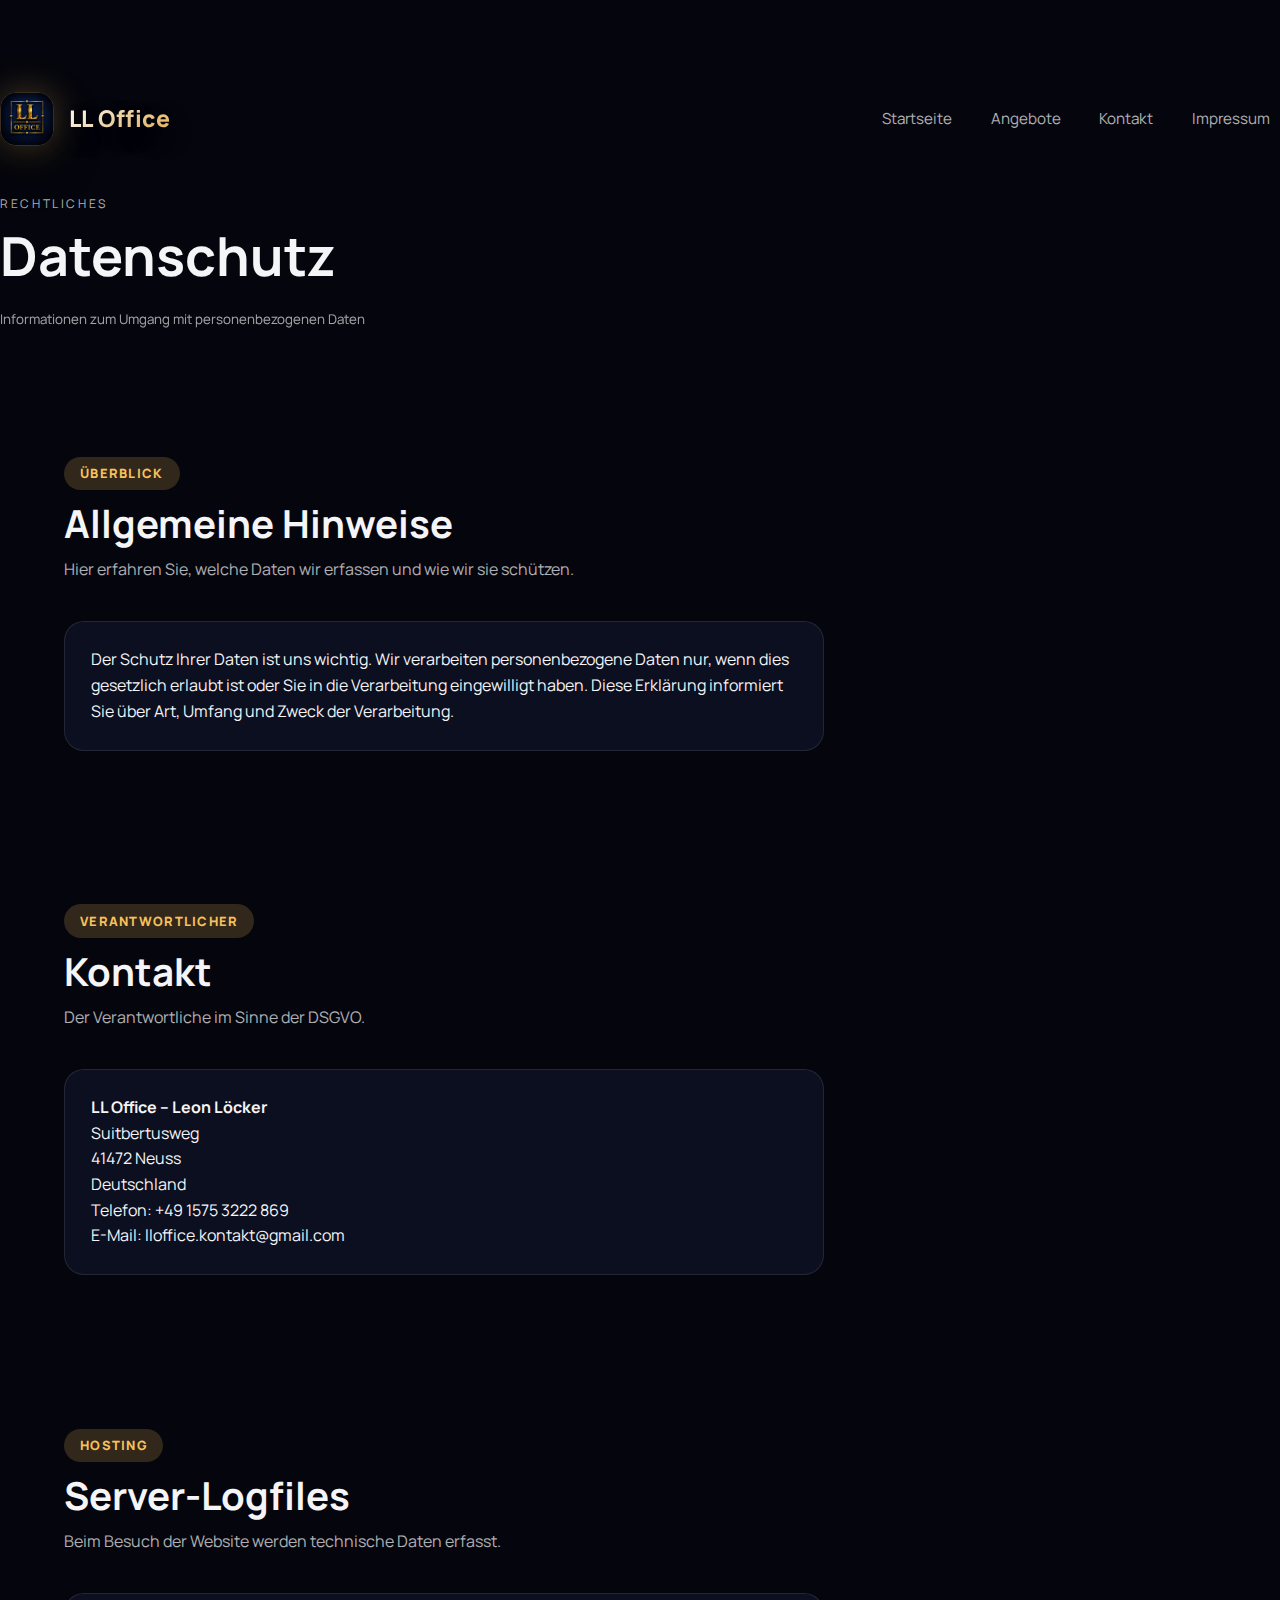
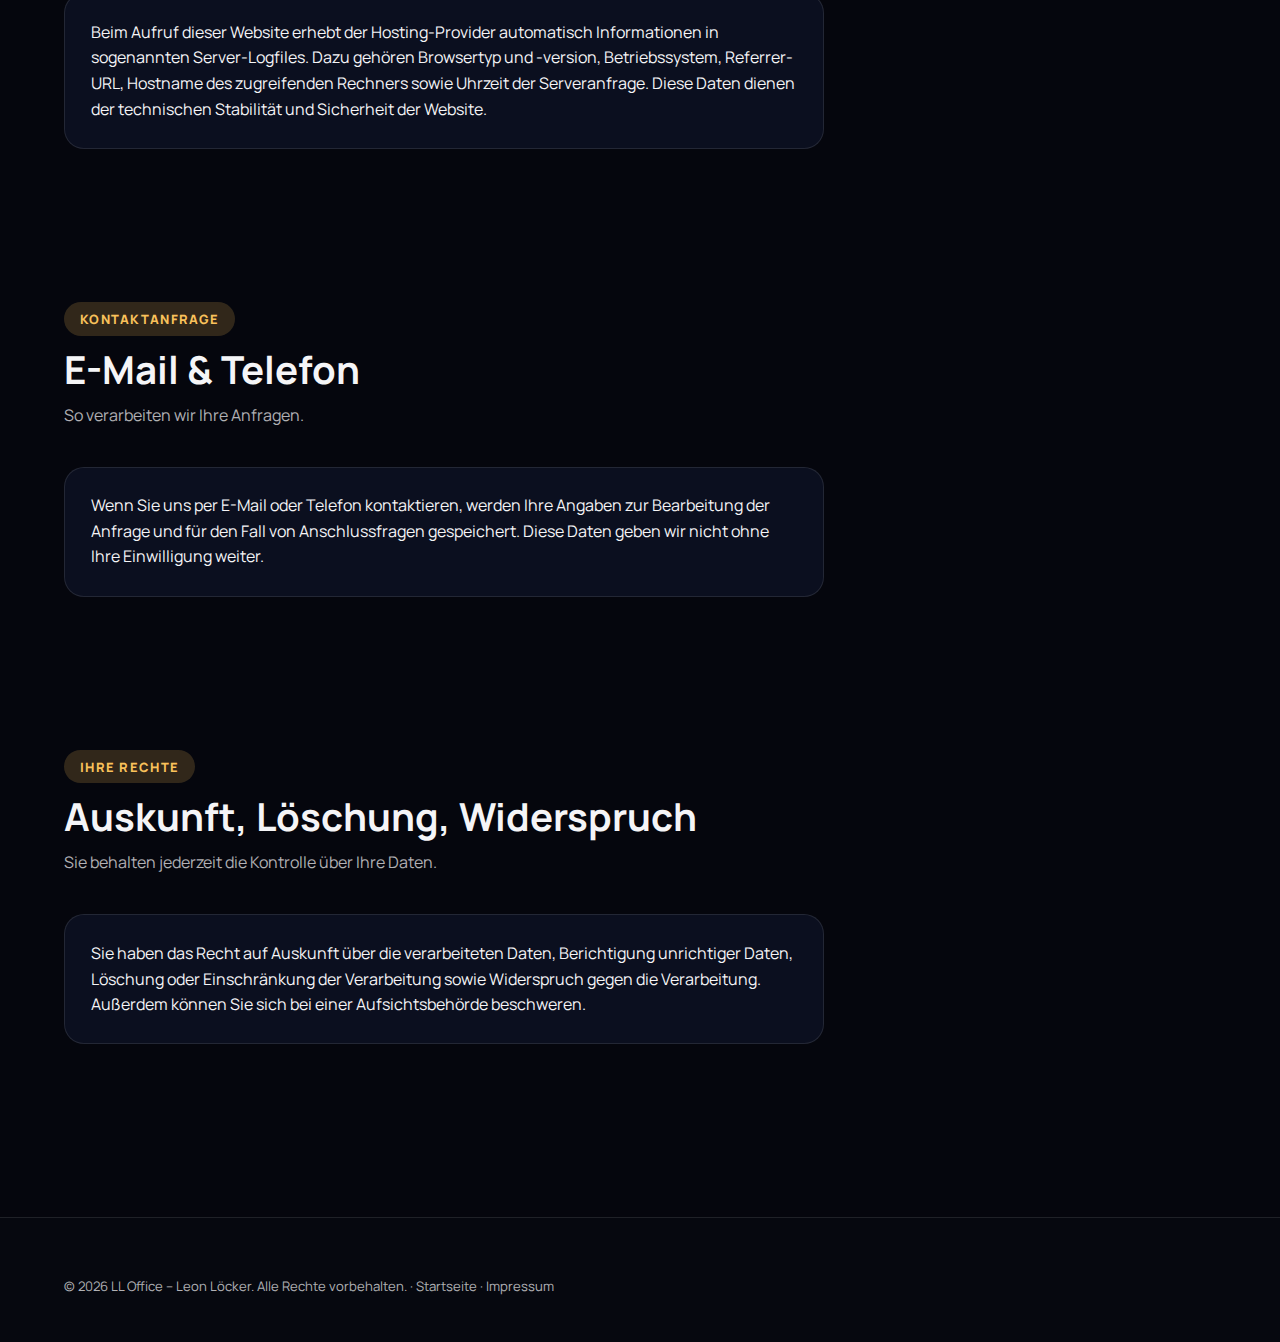
<file: htdocs/datenschutz.html>
<!DOCTYPE html>
<html lang="de">
  <head>
    <meta charset="UTF-8" />
    <meta name="viewport" content="width=device-width, initial-scale=1.0" />
    <title>Datenschutz – LL Office</title>
    <meta name="theme-color" content="#05060d" />
    <meta name="description" content="Datenschutzerklärung von LL Office – Leon Löcker" />

    <!-- Favicon / Tab-Logo -->
    <link rel="icon" type="image/jpeg" sizes="32x32" href="Bilder/LLOfficeLogo.jpg" />
    <link rel="icon" type="image/jpeg" sizes="16x16" href="Bilder/LLOfficeLogo.jpg" />
    <link rel="apple-touch-icon" href="Bilder/LLOfficeLogo.jpg" />

    <!-- Styles -->
    <link rel="stylesheet" href="styles.css?v=20250203-1" />
  </head>
  <body>
    <a class="skip-link" href="#main-content">Zum Inhalt springen</a>
    <button class="scroll-top" aria-label="Nach oben scrollen" title="Nach oben" type="button">
      ↑
    </button>

    <header class="hero" style="min-height: auto; padding-bottom: 3rem">
      <nav class="nav" aria-label="Hauptnavigation">
        <div class="brand">
          <img src="Bilder/LLOfficeLogo.jpg" alt="LL Office Logo" />
          <span>LL Office</span>
        </div>
        <div class="nav-links">
          <a href="index.html">Startseite</a>
          <a href="index.html#offers">Angebote</a>
          <a href="index.html#contact">Kontakt</a>
          <a href="impressum.html">Impressum</a>
        </div>
      </nav>

      <div class="hero-copy" style="margin-top: 3rem; max-width: 760px">
        <p class="eyebrow">Rechtliches</p>
        <h1>Datenschutz</h1>
        <p class="fineprint"><small>Informationen zum Umgang mit personenbezogenen Daten</small></p>
      </div>
    </header>

    <main id="main-content">
      <section>
        <div class="section-header">
          <span class="tag">Überblick</span>
          <h2>Allgemeine Hinweise</h2>
          <p>Hier erfahren Sie, welche Daten wir erfassen und wie wir sie schützen.</p>
        </div>

        <div class="story-card" style="max-width: 760px">
          <p>
            Der Schutz Ihrer Daten ist uns wichtig. Wir verarbeiten personenbezogene Daten nur, wenn dies gesetzlich
            erlaubt ist oder Sie in die Verarbeitung eingewilligt haben. Diese Erklärung informiert Sie über Art, Umfang
            und Zweck der Verarbeitung.
          </p>
        </div>
      </section>

      <section>
        <div class="section-header">
          <span class="tag">Verantwortlicher</span>
          <h2>Kontakt</h2>
          <p>Der Verantwortliche im Sinne der DSGVO.</p>
        </div>

        <div class="story-card" style="max-width: 760px">
          <p>
            <strong>LL Office – Leon Löcker</strong><br />
            Suitbertusweg<br />
            41472 Neuss<br />
            Deutschland
          </p>
          <p>
            Telefon: <a href="tel:+4915753222869">+49 1575 3222 869</a><br />
            E-Mail: <a href="mailto:lloffice.kontakt@gmail.com">lloffice.kontakt@gmail.com</a>
          </p>
        </div>
      </section>

      <section>
        <div class="section-header">
          <span class="tag">Hosting</span>
          <h2>Server-Logfiles</h2>
          <p>Beim Besuch der Website werden technische Daten erfasst.</p>
        </div>

        <div class="story-card" style="max-width: 760px">
          <p>
            Beim Aufruf dieser Website erhebt der Hosting-Provider automatisch Informationen in sogenannten Server-Logfiles.
            Dazu gehören Browsertyp und -version, Betriebssystem, Referrer-URL, Hostname des zugreifenden Rechners sowie
            Uhrzeit der Serveranfrage. Diese Daten dienen der technischen Stabilität und Sicherheit der Website.
          </p>
        </div>
      </section>

      <section>
        <div class="section-header">
          <span class="tag">Kontaktanfrage</span>
          <h2>E-Mail & Telefon</h2>
          <p>So verarbeiten wir Ihre Anfragen.</p>
        </div>

        <div class="story-card" style="max-width: 760px">
          <p>
            Wenn Sie uns per E-Mail oder Telefon kontaktieren, werden Ihre Angaben zur Bearbeitung der Anfrage und für
            den Fall von Anschlussfragen gespeichert. Diese Daten geben wir nicht ohne Ihre Einwilligung weiter.
          </p>
        </div>
      </section>

      <section>
        <div class="section-header">
          <span class="tag">Ihre Rechte</span>
          <h2>Auskunft, Löschung, Widerspruch</h2>
          <p>Sie behalten jederzeit die Kontrolle über Ihre Daten.</p>
        </div>

        <div class="story-card" style="max-width: 760px">
          <p>
            Sie haben das Recht auf Auskunft über die verarbeiteten Daten, Berichtigung unrichtiger Daten, Löschung oder
            Einschränkung der Verarbeitung sowie Widerspruch gegen die Verarbeitung. Außerdem können Sie sich bei einer
            Aufsichtsbehörde beschweren.
          </p>
        </div>
      </section>
    </main>

    <footer class="footer">
      <p class="disclaimer">
        © <span id="year"></span> LL Office – Leon Löcker. Alle Rechte vorbehalten. ·
        <a href="index.html">Startseite</a> ·
        <a href="impressum.html">Impressum</a>
      </p>
    </footer>

    <script src="script.js?v=20250203-1" defer></script>
  </body>
</html>
</file>
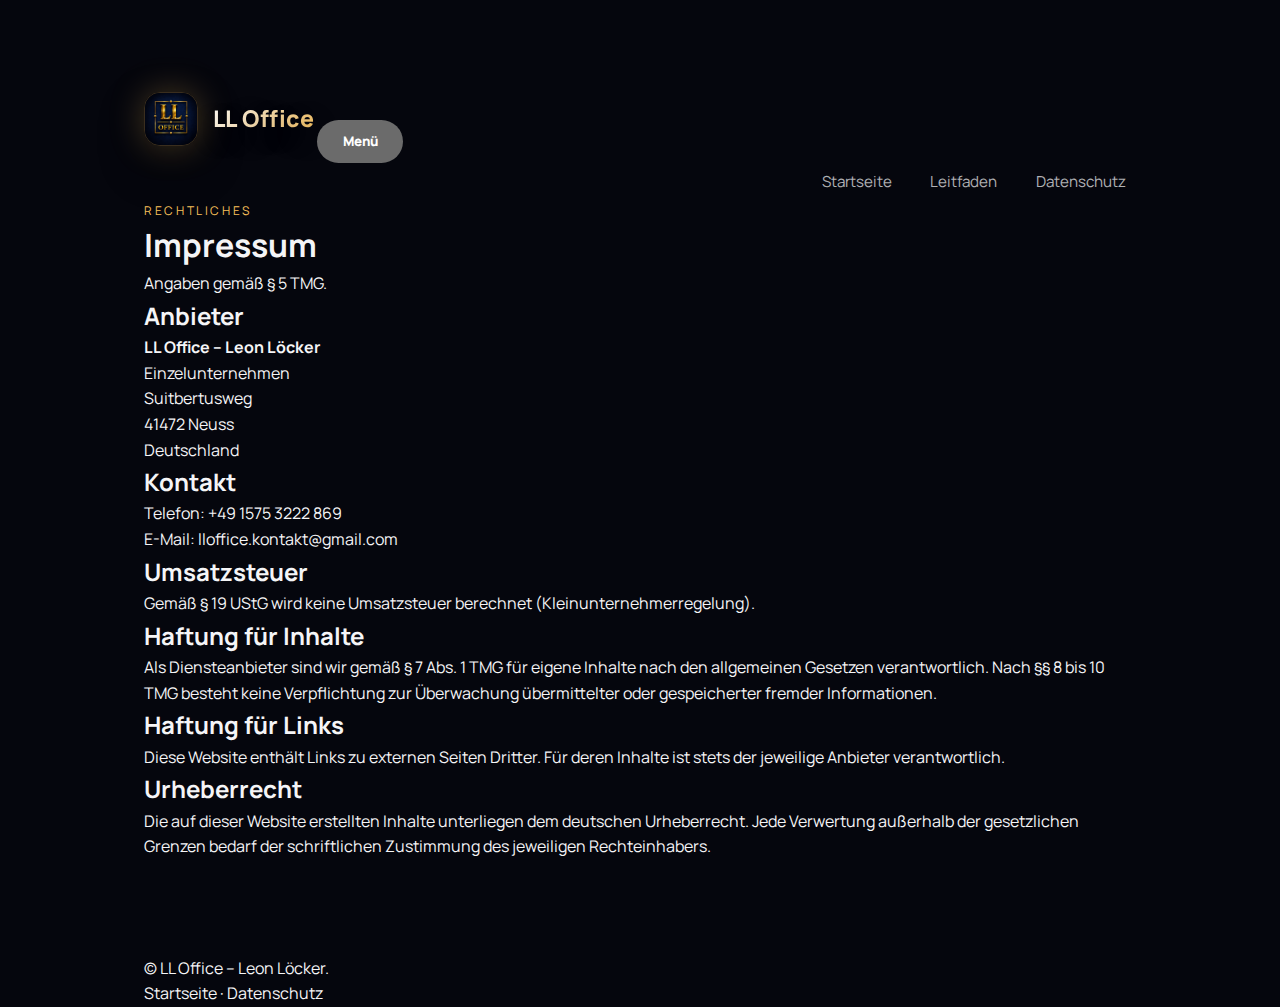
<file: htdocs/impressum.html>
<!DOCTYPE html>
<html lang="de">
  <head>
    <meta charset="UTF-8" />
    <meta name="viewport" content="width=device-width, initial-scale=1" />
    <title>Impressum – LL Office</title>
    <meta name="description" content="Impressum von LL Office – Leon Löcker." />
    <link rel="icon" type="image/jpeg" href="Bilder/LLOfficeLogo.jpg" />
    <link rel="stylesheet" href="styles.css" />
    <script defer src="script.js"></script>
  </head>
  <body>
    <header class="site-header">
      <div class="container nav-row">
        <a class="brand" href="index.html"><img src="Bilder/LLOfficeLogo.jpg" alt="LL Office Logo" /><span>LL Office</span></a>
        <button class="nav-toggle" type="button" data-nav-toggle aria-controls="legal-nav" aria-expanded="false">Menü</button>
        <nav id="legal-nav" class="nav-links" data-nav-links>
          <a href="index.html">Startseite</a>
          <a href="leitfaden.html">Leitfaden</a>
          <a href="datenschutz.html">Datenschutz</a>
        </nav>
      </div>
    </header>

    <main class="section">
      <div class="container">
        <article class="card" data-reveal>
          <p class="eyebrow">Rechtliches</p>
          <h1>Impressum</h1>
          <p>Angaben gemäß § 5 TMG.</p>

          <h2>Anbieter</h2>
          <p><strong>LL Office – Leon Löcker</strong><br />Einzelunternehmen</p>
          <p>Suitbertusweg<br />41472 Neuss<br />Deutschland</p>

          <h2>Kontakt</h2>
          <p>
            Telefon: <a href="tel:+4915753222869">+49 1575 3222 869</a><br />
            E-Mail: <a href="mailto:lloffice.kontakt@gmail.com">lloffice.kontakt@gmail.com</a>
          </p>

          <h2>Umsatzsteuer</h2>
          <p>Gemäß § 19 UStG wird keine Umsatzsteuer berechnet (Kleinunternehmerregelung).</p>

          <h2>Haftung für Inhalte</h2>
          <p>
            Als Diensteanbieter sind wir gemäß § 7 Abs. 1 TMG für eigene Inhalte nach den allgemeinen Gesetzen verantwortlich.
            Nach §§ 8 bis 10 TMG besteht keine Verpflichtung zur Überwachung übermittelter oder gespeicherter fremder Informationen.
          </p>

          <h2>Haftung für Links</h2>
          <p>
            Diese Website enthält Links zu externen Seiten Dritter. Für deren Inhalte ist stets der jeweilige Anbieter verantwortlich.
          </p>

          <h2>Urheberrecht</h2>
          <p>
            Die auf dieser Website erstellten Inhalte unterliegen dem deutschen Urheberrecht. Jede Verwertung außerhalb der gesetzlichen
            Grenzen bedarf der schriftlichen Zustimmung des jeweiligen Rechteinhabers.
          </p>
        </article>
      </div>
    </main>

    <footer class="site-footer">
      <div class="container footer-row">
        <p>© <span data-year></span> LL Office – Leon Löcker.</p>
        <p><a href="index.html">Startseite</a> · <a href="datenschutz.html">Datenschutz</a></p>
      </div>
    </footer>

    <button class="scroll-top" type="button" aria-label="Nach oben scrollen">↑</button>
  </body>
</html>
</file>
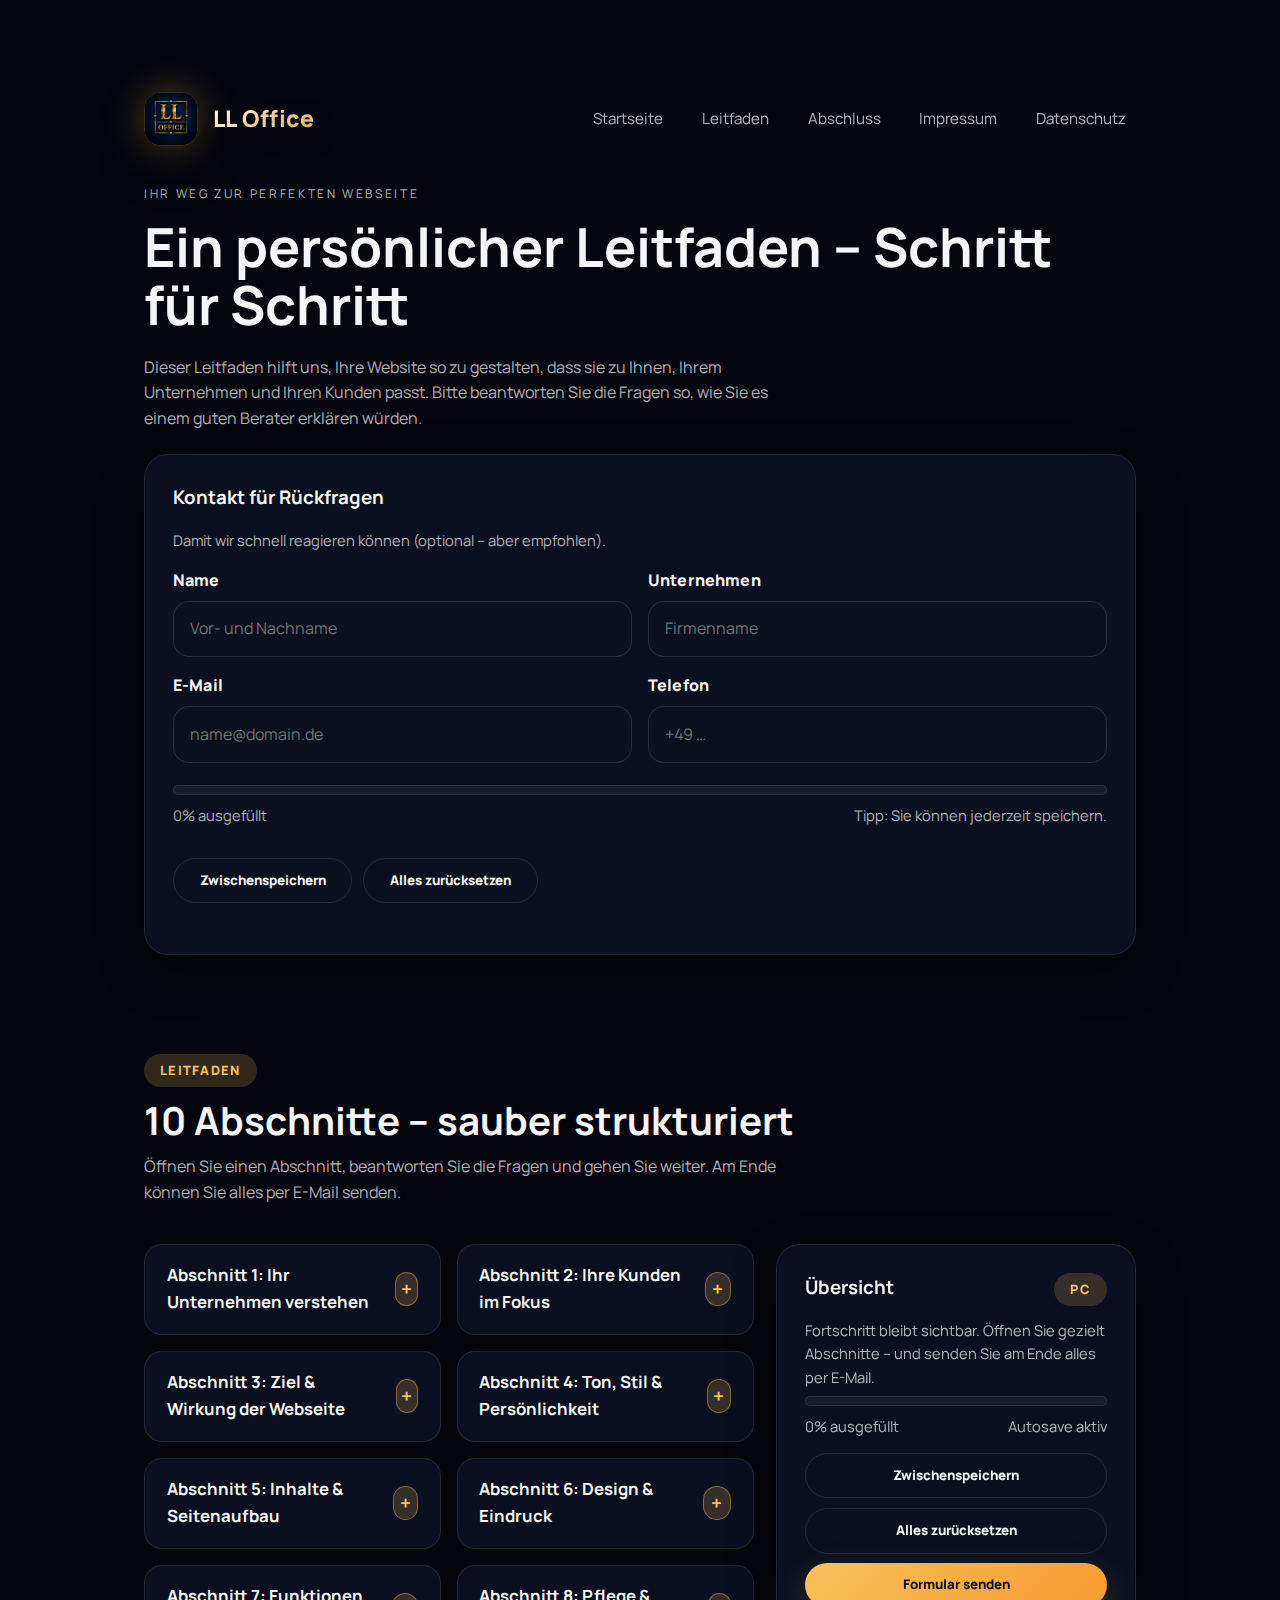
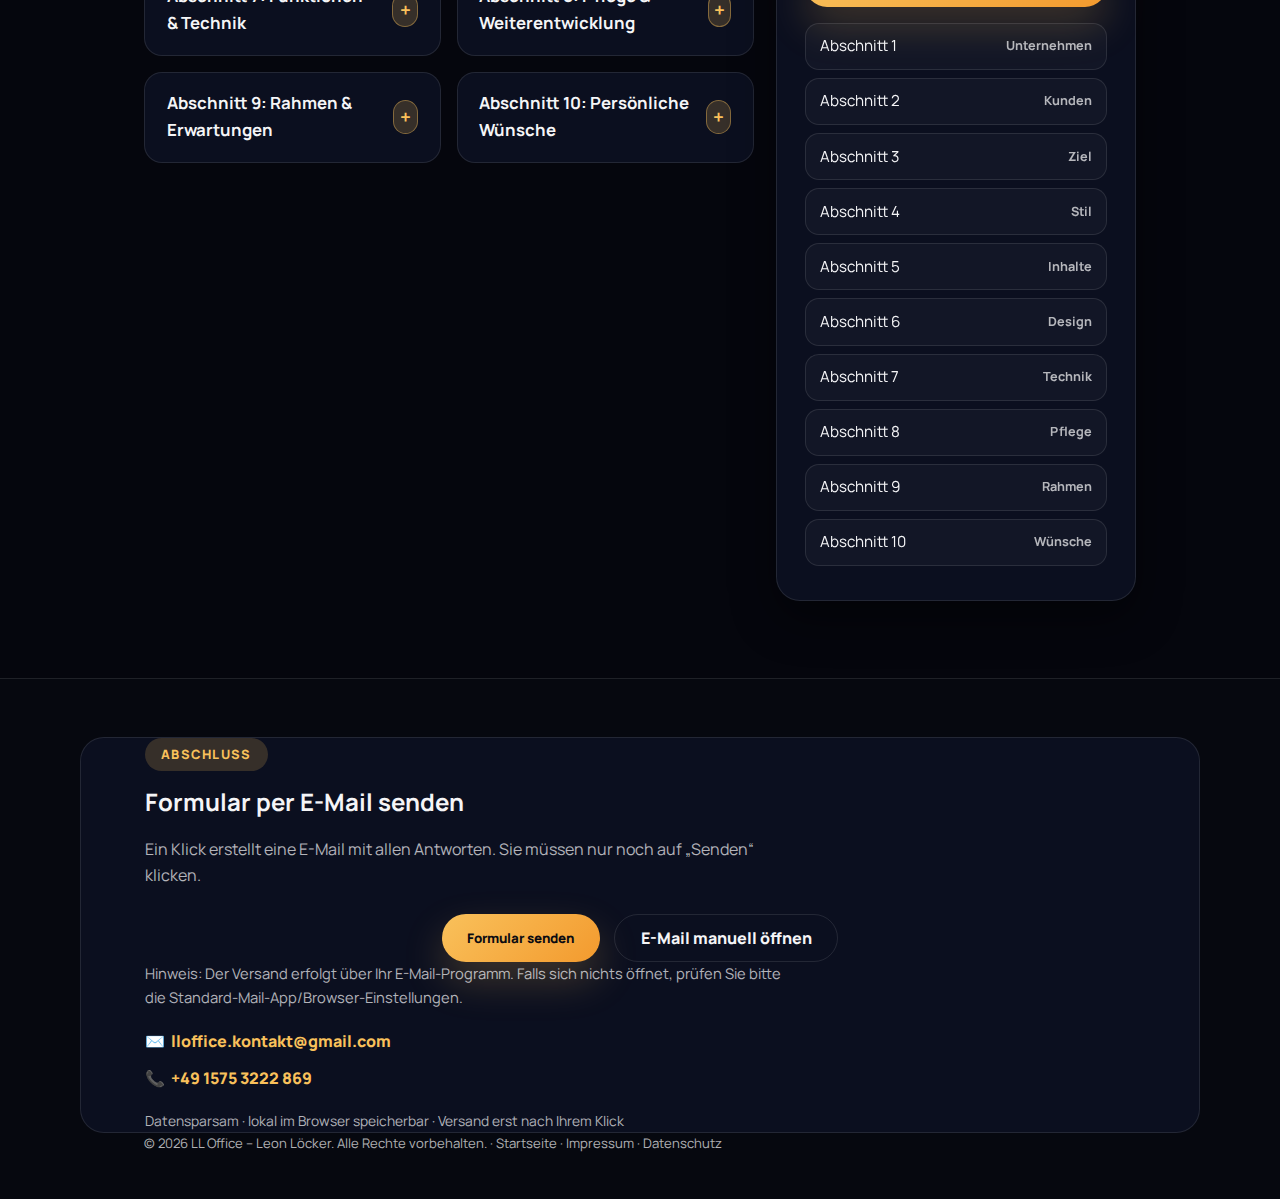
<file: htdocs/leitfaden.html>
<!DOCTYPE html>
<html lang="de">
  <head>
    <meta charset="UTF-8" />
    <meta name="viewport" content="width=device-width, initial-scale=1.0" />
    <title>Webseiten-Leitfaden – LL Office</title>
    <meta
      name="description"
      content="Ein persönlicher Leitfaden, um Ihre Website strukturiert zu planen – Schritt für Schritt."
    />
    <meta name="theme-color" content="#05060d" />

    <!-- Favicon / Tab-Logo -->
    <link rel="icon" type="image/jpeg" sizes="32x32" href="Bilder/LLOfficeLogo.jpg" />
    <link rel="icon" type="image/jpeg" sizes="16x16" href="Bilder/LLOfficeLogo.jpg" />
    <link rel="apple-touch-icon" href="Bilder/LLOfficeLogo.jpg" />

    <!-- Global Styles -->
    <link rel="stylesheet" href="styles.css?v=20260204-2" />

    <!-- Global JS (Accordion/ScrollTop etc.) -->
    <script src="script.js?v=20260204-2" defer></script>

    <!-- Page-specific (Desktop-first) styling -->
    <style>
      /* =========================================================
         Leitfaden Desktop-Optimierung (ohne Layout-Brüche)
         - nav/header matcht Home via .container
         - accordion heights werden JS-seitig sauber gesetzt
         ========================================================= */

      /* Nutze exakt die globale Container-Breite der Homepage */
      .guide-wrap {
        max-width: var(--container);
        margin: 0 auto;
        padding: 0 var(--pad-x);
      }

      /* Desktop Layout: Inhalt links + Sidebar rechts */
      .guide-layout {
        display: grid;
        grid-template-columns: minmax(0, 1fr) 360px;
        gap: 1.4rem;
        align-items: start;
      }

      /* Sticky Sidebar: bleibt sichtbar am PC */
      .guide-sidebar {
        position: sticky;
        top: 108px; /* passt zu body padding-top (styles.css) */
      }

      /* Karten im Leitfaden */
      .guide-card {
        background: var(--panel);
        border: 1px solid var(--stroke);
        border-radius: 24px;
        padding: clamp(18px, 2.5vw, 28px);
        box-shadow: var(--shadow);
      }

      /* Kontakt-Card spacing */
      .guide-meta {
        display: grid;
        gap: 1rem;
        margin-top: 1.4rem;
      }

      /* Scroll offset beim ScrollIntoView/Jumps (damit nichts unter Nav landet) */
      .faq-item {
        scroll-margin-top: 120px;
      }

      /* Kontakt / Form grid */
      .form-grid {
        display: grid;
        grid-template-columns: repeat(2, minmax(220px, 1fr));
        gap: 1rem;
      }

      .field {
        display: grid;
        gap: 0.45rem;
      }

      .field label {
        font-weight: 800;
        letter-spacing: 0.01em;
      }

      .hint {
        color: var(--muted);
        font-size: 0.92rem;
      }

      input[type="text"],
      input[type="email"],
      input[type="tel"],
      input[type="url"],
      input[type="date"],
      textarea,
      select {
        width: 100%;
        border-radius: 16px;
        border: 1px solid rgba(255, 255, 255, 0.12);
        background: rgba(11, 15, 31, 0.72);
        color: var(--text);
        padding: 0.9rem 1rem;
        font: inherit;
        outline: none;
      }

      textarea {
        min-height: 120px;
        resize: vertical;
      }

      input:focus-visible,
      textarea:focus-visible,
      select:focus-visible {
        outline: 2px solid rgba(249, 193, 91, 0.75);
        outline-offset: 4px;
      }

      /* Chips */
      .choice-grid {
        display: grid;
        gap: 0.8rem;
      }

      .chips {
        display: flex;
        flex-wrap: wrap;
        gap: 0.6rem;
      }

      .chip {
        display: inline-flex;
        align-items: center;
        gap: 0.55rem;
      }

      .chip input {
        position: absolute;
        opacity: 0;
        pointer-events: none;
      }

      .chip span {
        display: inline-flex;
        align-items: center;
        justify-content: center;
        gap: 0.55rem;

        padding: 0.55rem 0.85rem;
        border-radius: 999px;
        border: 1px solid var(--stroke);
        background: rgba(255, 255, 255, 0.04);
        color: var(--text);

        cursor: pointer;
        user-select: none;
        transition: transform 0.18s ease, border-color 0.18s ease, background 0.18s ease;
      }

      .chip input:checked + span {
        border-color: rgba(249, 193, 91, 0.55);
        background: rgba(249, 193, 91, 0.18);
      }

      .chip span:hover {
        transform: translateY(-1px);
        border-color: rgba(249, 193, 91, 0.35);
      }

      /* Services */
      .service-list {
        display: grid;
        gap: 0.8rem;
        margin-top: 0.6rem;
      }

      .service-row {
        display: grid;
        grid-template-columns: 1.6fr 1fr auto;
        gap: 0.6rem;
        align-items: center;
      }

      .service-row button {
        padding: 0.85rem 1rem;
        border-radius: 999px;
      }

      .service-actions {
        display: flex;
        gap: 0.7rem;
        flex-wrap: wrap;
        margin-top: 0.9rem;
      }

      /* Progress */
      .progress-wrap {
        margin-top: 0.4rem;
        display: grid;
        gap: 0.55rem;
      }

      .progress-bar {
        height: 10px;
        border-radius: 999px;
        border: 1px solid var(--stroke);
        background: rgba(255, 255, 255, 0.05);
        overflow: hidden;
      }

      .progress-fill {
        height: 100%;
        width: 0%;
        background: linear-gradient(135deg, var(--accent), var(--accent-strong));
        border-radius: 999px;
        transition: width 0.25s ease;
      }

      .progress-meta {
        display: flex;
        justify-content: space-between;
        gap: 1rem;
        color: var(--muted);
        font-size: 0.92rem;
      }

      /* Sidebar Tools */
      .sidebar-title {
        display: flex;
        align-items: baseline;
        justify-content: space-between;
        gap: 0.8rem;
        margin-bottom: 0.8rem;
      }

      .sidebar-title h3 {
        margin: 0;
      }

      .sidebar-actions {
        display: grid;
        gap: 0.6rem;
        margin-top: 0.9rem;
      }

      .sidebar-actions .primary,
      .sidebar-actions .ghost {
        width: 100%;
      }

      .section-nav {
        margin-top: 1rem;
        display: grid;
        gap: 0.5rem;
      }

      .section-nav a {
        display: flex;
        justify-content: space-between;
        align-items: center;
        gap: 0.8rem;
        padding: 0.65rem 0.85rem;
        border-radius: 14px;
        border: 1px solid var(--stroke);
        background: rgba(255, 255, 255, 0.03);
        color: var(--text);
        transition: transform 0.16s ease, border-color 0.16s ease, background 0.16s ease;
        font-size: 0.95rem;
      }

      .section-nav a:hover {
        transform: translateY(-1px);
        border-color: rgba(249, 193, 91, 0.35);
        background: rgba(249, 193, 91, 0.08);
      }

      .section-nav a small {
        color: var(--muted);
        font-weight: 700;
      }

      /* visueller Fokus beim Jump */
      .guide-focus {
        outline: 2px solid rgba(249, 193, 91, 0.22);
        outline-offset: 6px;
        border-radius: 18px;
      }

      .status {
        margin-top: 0.4rem;
        color: var(--muted);
        font-size: 0.92rem;
      }

      /* Mobile fallback */
      @media (max-width: 1024px) {
        .guide-layout {
          grid-template-columns: 1fr;
        }
        .guide-sidebar {
          position: static;
          top: auto;
        }
      }

      @media (max-width: 820px) {
        .form-grid {
          grid-template-columns: 1fr;
        }
        .service-row {
          grid-template-columns: 1fr;
        }
      }
    </style>
  </head>

  <body>
    <a class="skip-link" href="#main-content">Zum Inhalt springen</a>
    <!-- Scroll to top -->
    <button class="scroll-top" aria-label="Nach oben scrollen" title="Nach oben" type="button">↑</button>

    <!-- Hero -->
    <header class="hero" id="top" style="min-height: auto; padding-bottom: 3rem">
      <!-- NAV: Match mit Home -> container + gleiche Struktur -->
      <nav class="nav container" aria-label="Hauptnavigation">
        <div class="brand">
          <img src="Bilder/LLOfficeLogo.jpg" alt="LL Office Logo" />
          <span>LL Office</span>
        </div>

        <div class="nav-links">
          <a href="index.html">Startseite</a>
          <a href="#leitfaden">Leitfaden</a>
          <a href="#abschluss">Abschluss</a>
          <a href="impressum.html">Impressum</a>
          <a href="datenschutz.html">Datenschutz</a>
        </div>
      </nav>

      <!-- Hero Copy: auch container (Home-Spacing) -->
      <div class="hero-copy container" style="margin-top: 2.4rem">
        <p class="eyebrow">Ihr Weg zur perfekten Webseite</p>
        <h1>Ein persönlicher Leitfaden – Schritt für Schritt</h1>
        <p>
          Dieser Leitfaden hilft uns, Ihre Website so zu gestalten, dass sie zu Ihnen, Ihrem Unternehmen und Ihren Kunden
          passt. Bitte beantworten Sie die Fragen so, wie Sie es einem guten Berater erklären würden.
        </p>

        <!-- Kontakt-Card -->
        <div class="guide-meta guide-card" id="leitfaden">
          <h3>Kontakt für Rückfragen</h3>
          <p class="hint">Damit wir schnell reagieren können (optional – aber empfohlen).</p>

          <div class="form-grid">
            <div class="field">
              <label for="contact_name">Name</label>
              <input id="contact_name" name="contact_name" type="text" placeholder="Vor- und Nachname" autocomplete="name" />
            </div>

            <div class="field">
              <label for="contact_company">Unternehmen</label>
              <input
                id="contact_company"
                name="contact_company"
                type="text"
                placeholder="Firmenname"
                autocomplete="organization"
              />
            </div>

            <div class="field">
              <label for="contact_email">E-Mail</label>
              <input id="contact_email" name="contact_email" type="email" placeholder="name@domain.de" autocomplete="email" />
            </div>

            <div class="field">
              <label for="contact_phone">Telefon</label>
              <input id="contact_phone" name="contact_phone" type="tel" placeholder="+49 …" autocomplete="tel" />
            </div>
          </div>

          <!-- Fortschritt -->
          <div class="progress-wrap" aria-label="Fortschritt">
            <div class="progress-bar"><div class="progress-fill" id="progressFill"></div></div>
            <div class="progress-meta">
              <span id="progressText">0% ausgefüllt</span>
              <span class="hint">Tipp: Sie können jederzeit speichern.</span>
            </div>
          </div>

          <div class="service-actions">
            <button class="ghost" type="button" id="btnSave">Zwischenspeichern</button>
            <button class="ghost" type="button" id="btnClear">Alles zurücksetzen</button>
          </div>

          <p class="status" id="statusMsg" aria-live="polite"></p>
        </div>
      </div>
    </header>

    <main id="main-content" class="guide-wrap">
      <section style="padding-top: 3.2rem">
        <div class="section-header">
          <span class="tag">Leitfaden</span>
          <h2>10 Abschnitte – sauber strukturiert</h2>
          <p>Öffnen Sie einen Abschnitt, beantworten Sie die Fragen und gehen Sie weiter. Am Ende können Sie alles per E-Mail senden.</p>
        </div>

        <div class="guide-layout">
          <!-- LEFT: Accordion -->
          <div>
            <div class="faq-list" data-faq id="guideAccordion">
              <!-- Abschnitt 1 -->
              <article class="faq-item" id="sec-1" data-section="1">
                <button class="faq-question" type="button" aria-expanded="false">Abschnitt 1: Ihr Unternehmen verstehen</button>
                <div class="faq-answer" role="region">
                  <div class="choice-grid">
                    <div class="field">
                      <label for="q11">1.1 Wie beschreiben Sie Ihr Unternehmen in 2–3 Sätzen?</label>
                      <p class="hint">Stellen Sie sich vor, ein neuer Kunde fragt: „Was machen Sie genau?“</p>
                      <textarea id="q11" name="q11" placeholder="Kurzbeschreibung …"></textarea>
                    </div>

                    <div class="field">
                      <label>1.2 Welche Leistungen oder Produkte sind für Sie am wichtigsten?</label>
                      <p class="hint">Bitte priorisieren Sie (wichtig / sehr wichtig / optional). Nutzen Sie „Leistung hinzufügen“.</p>

                      <div class="service-list" id="serviceList"></div>

                      <div class="service-actions">
                        <button class="ghost" type="button" id="addService">Leistung hinzufügen</button>
                      </div>
                    </div>

                    <div class="field">
                      <label>1.3 Was sollen Kunden sofort über Sie verstehen, wenn sie Ihre Webseite besuchen?</label>
                      <div class="chips" role="group" aria-label="Auswahl 1.3">
                        <label class="chip"><input type="checkbox" name="q13" value="Kompetenz" /><span>Kompetenz</span></label>
                        <label class="chip"><input type="checkbox" name="q13" value="Vertrauen" /><span>Vertrauen</span></label>
                        <label class="chip"><input type="checkbox" name="q13" value="Schnelligkeit" /><span>Schnelligkeit</span></label>
                        <label class="chip"><input type="checkbox" name="q13" value="Qualität" /><span>Qualität</span></label>
                        <label class="chip"><input type="checkbox" name="q13" value="Innovation" /><span>Innovation</span></label>
                        <label class="chip"><input type="checkbox" name="q13" value="Nähe & Persönlichkeit" /><span>Nähe & Persönlichkeit</span></label>
                      </div>
                    </div>

                    <div class="field">
                      <label for="q14">1.4 Was macht Ihr Angebot besonders oder anders als bei anderen Anbietern?</label>
                      <p class="hint">z. B. Erfahrung, Preis, Service, Spezialisierung, Persönlichkeit</p>
                      <textarea id="q14" name="q14" placeholder="Besonderheiten …"></textarea>
                    </div>
                  </div>
                </div>
              </article>

              <!-- Abschnitt 2 -->
              <article class="faq-item" id="sec-2" data-section="2">
                <button class="faq-question" type="button" aria-expanded="false">Abschnitt 2: Ihre Kunden im Fokus</button>
                <div class="faq-answer" role="region">
                  <div class="choice-grid">
                    <div class="field">
                      <label for="q21">2.1 Wer ist Ihr typischer Wunschkunde?</label>
                      <p class="hint">Alter, Beruf, Unternehmen, Situation</p>
                      <textarea id="q21" name="q21" placeholder="Wunschkunde …"></textarea>
                    </div>

                    <div class="field">
                      <label for="q22">2.2 Mit welchen Problemen oder Fragen kommt dieser Kunde zu Ihnen?</label>
                      <textarea id="q22" name="q22" placeholder="Probleme/Fragen …"></textarea>
                    </div>

                    <div class="field">
                      <label>2.3 Was wünscht sich dieser Kunde am meisten?</label>
                      <div class="chips" role="group" aria-label="Auswahl 2.3">
                        <label class="chip"><input type="checkbox" name="q23" value="Sicherheit" /><span>Sicherheit</span></label>
                        <label class="chip"><input type="checkbox" name="q23" value="Klarheit" /><span>Klarheit</span></label>
                        <label class="chip"><input type="checkbox" name="q23" value="Schnelle Lösung" /><span>Schnelle Lösung</span></label>
                        <label class="chip"><input type="checkbox" name="q23" value="Beratung" /><span>Beratung</span></label>
                        <label class="chip"><input type="checkbox" name="q23" value="Preis-Leistung" /><span>Preis-Leistung</span></label>
                      </div>
                    </div>

                    <div class="field">
                      <label>2.4 Wie soll sich der Kunde fühlen, nachdem er Ihre Webseite besucht hat?</label>
                      <div class="chips" role="group" aria-label="Auswahl 2.4">
                        <label class="chip"><input type="checkbox" name="q24" value="Verstanden" /><span>Verstanden</span></label>
                        <label class="chip"><input type="checkbox" name="q24" value="Überzeugt" /><span>Überzeugt</span></label>
                        <label class="chip"><input type="checkbox" name="q24" value="Gut beraten" /><span>Gut beraten</span></label>
                        <label class="chip"><input type="checkbox" name="q24" value="Bereit zur Kontaktaufnahme" /><span>Bereit zur Kontaktaufnahme</span></label>
                      </div>
                    </div>
                  </div>
                </div>
              </article>

              <!-- Abschnitt 3 -->
              <article class="faq-item" id="sec-3" data-section="3">
                <button class="faq-question" type="button" aria-expanded="false">Abschnitt 3: Ziel & Wirkung der Webseite</button>
                <div class="faq-answer" role="region">
                  <div class="choice-grid">
                    <div class="field">
                      <label>3.1 Was ist das Hauptziel Ihrer Webseite?</label>
                      <div class="chips" role="group" aria-label="Auswahl 3.1">
                        <label class="chip"><input type="radio" name="q31" value="Anfragen erhalten" /><span>Anfragen erhalten</span></label>
                        <label class="chip"><input type="radio" name="q31" value="Termine vereinbaren" /><span>Termine vereinbaren</span></label>
                        <label class="chip"><input type="radio" name="q31" value="Produkte verkaufen" /><span>Produkte verkaufen</span></label>
                        <label class="chip"><input type="radio" name="q31" value="Informationen bereitstellen" /><span>Informationen bereitstellen</span></label>
                        <label class="chip"><input type="radio" name="q31" value="Image & Vertrauen aufbauen" /><span>Image & Vertrauen aufbauen</span></label>
                      </div>
                      <p class="hint">Tipp: Wählen Sie das stärkste Ziel. Weitere Ziele können Sie bei 3.3 ergänzen.</p>
                    </div>

                    <div class="field">
                      <label>3.2 Was soll ein Besucher als Nächstes tun?</label>
                      <div class="chips" role="group" aria-label="Auswahl 3.2">
                        <label class="chip"><input type="radio" name="q32" value="Kontakt aufnehmen" /><span>Kontakt aufnehmen</span></label>
                        <label class="chip"><input type="radio" name="q32" value="Anrufen" /><span>Anrufen</span></label>
                        <label class="chip"><input type="radio" name="q32" value="Angebot anfragen" /><span>Angebot anfragen</span></label>
                        <label class="chip"><input type="radio" name="q32" value="Kaufen" /><span>Kaufen</span></label>
                        <label class="chip"><input type="radio" name="q32" value="Termin buchen" /><span>Termin buchen</span></label>
                      </div>
                    </div>

                    <div class="field">
                      <label for="q33">3.3 Gibt es mehrere Zielgruppen oder mehrere Ziele?</label>
                      <p class="hint">Falls ja, bitte kurz beschreiben.</p>
                      <textarea id="q33" name="q33" placeholder="Mehrere Zielgruppen/Ziele …"></textarea>
                    </div>
                  </div>
                </div>
              </article>

              <!-- Abschnitt 4 -->
              <article class="faq-item" id="sec-4" data-section="4">
                <button class="faq-question" type="button" aria-expanded="false">Abschnitt 4: Ton, Stil & Persönlichkeit</button>
                <div class="faq-answer" role="region">
                  <div class="choice-grid">
                    <div class="field">
                      <label>4.1 Wie möchten Sie sprachlich wahrgenommen werden?</label>
                      <div class="chips" role="group" aria-label="Auswahl 4.1">
                        <label class="chip"><input type="checkbox" name="q41" value="Locker & modern" /><span>Locker & modern</span></label>
                        <label class="chip"><input type="checkbox" name="q41" value="Seriös & professionell" /><span>Seriös & professionell</span></label>
                        <label class="chip"><input type="checkbox" name="q41" value="Persönlich & nahbar" /><span>Persönlich & nahbar</span></label>
                        <label class="chip"><input type="checkbox" name="q41" value="Fachlich & präzise" /><span>Fachlich & präzise</span></label>
                        <label class="chip"><input type="checkbox" name="q41" value="Emotional & inspirierend" /><span>Emotional & inspirierend</span></label>
                      </div>
                    </div>

                    <div class="field">
                      <label>4.2 Soll der Text eher…</label>
                      <div class="chips" role="group" aria-label="Auswahl 4.2">
                        <label class="chip"><input type="radio" name="q42" value="Kurz & klar" /><span>Kurz & klar</span></label>
                        <label class="chip"><input type="radio" name="q42" value="Ausführlich & erklärend" /><span>Ausführlich & erklärend</span></label>
                        <label class="chip"><input type="radio" name="q42" value="Verkaufsorientiert" /><span>Verkaufsorientiert</span></label>
                        <label class="chip"><input type="radio" name="q42" value="Beratend" /><span>Beratend</span></label>
                      </div>
                    </div>

                    <div class="field">
                      <label>4.3 Möchten Sie Ihre Kunden mit „Du“ oder „Sie“ ansprechen?</label>
                      <div class="chips" role="group" aria-label="Auswahl 4.3">
                        <label class="chip"><input type="radio" name="q43" value="Du" /><span>Du</span></label>
                        <label class="chip"><input type="radio" name="q43" value="Sie" /><span>Sie</span></label>
                        <label class="chip"><input type="radio" name="q43" value="Beides möglich" /><span>Beides möglich</span></label>
                      </div>
                    </div>
                  </div>
                </div>
              </article>

              <!-- Abschnitt 5 -->
              <article class="faq-item" id="sec-5" data-section="5">
                <button class="faq-question" type="button" aria-expanded="false">Abschnitt 5: Inhalte & Seitenaufbau</button>
                <div class="faq-answer" role="region">
                  <div class="choice-grid">
                    <div class="field">
                      <label>5.1 Welche Seiten sind für Sie wichtig?</label>
                      <div class="chips" role="group" aria-label="Auswahl 5.1">
                        <label class="chip"><input type="checkbox" name="q51" value="Startseite" /><span>Startseite</span></label>
                        <label class="chip"><input type="checkbox" name="q51" value="Leistungen / Produkte" /><span>Leistungen / Produkte</span></label>
                        <label class="chip"><input type="checkbox" name="q51" value="Über uns" /><span>Über uns</span></label>
                        <label class="chip"><input type="checkbox" name="q51" value="Referenzen" /><span>Referenzen</span></label>
                        <label class="chip"><input type="checkbox" name="q51" value="Kontakt" /><span>Kontakt</span></label>
                        <label class="chip"><input type="checkbox" name="q51" value="FAQ" /><span>FAQ</span></label>
                        <label class="chip"><input type="checkbox" name="q51" value="Blog / Wissen" /><span>Blog / Wissen</span></label>
                      </div>
                    </div>

                    <div class="field">
                      <label for="q52">5.2 Gibt es Themen, die unbedingt erklärt werden sollen?</label>
                      <textarea id="q52" name="q52" placeholder="Wichtige Themen …"></textarea>
                    </div>

                    <div class="field">
                      <label>5.3 Haben Sie bereits Inhalte?</label>
                      <div class="chips" role="group" aria-label="Auswahl 5.3">
                        <label class="chip"><input type="checkbox" name="q53" value="Texte" /><span>Texte</span></label>
                        <label class="chip"><input type="checkbox" name="q53" value="Bilder" /><span>Bilder</span></label>
                        <label class="chip"><input type="checkbox" name="q53" value="Logo" /><span>Logo</span></label>
                        <label class="chip"><input type="checkbox" name="q53" value="Videos" /><span>Videos</span></label>
                        <label class="chip"><input type="checkbox" name="q53" value="Noch nichts vorhanden" /><span>Noch nichts vorhanden</span></label>
                      </div>
                    </div>
                  </div>
                </div>
              </article>

              <!-- Abschnitt 6 -->
              <article class="faq-item" id="sec-6" data-section="6">
                <button class="faq-question" type="button" aria-expanded="false">Abschnitt 6: Design & Eindruck</button>
                <div class="faq-answer" role="region">
                  <div class="choice-grid">
                    <div class="field">
                      <label>6.1 Wie soll Ihre Webseite wirken?</label>
                      <div class="chips" role="group" aria-label="Auswahl 6.1">
                        <label class="chip"><input type="checkbox" name="q61" value="Modern" /><span>Modern</span></label>
                        <label class="chip"><input type="checkbox" name="q61" value="Elegant" /><span>Elegant</span></label>
                        <label class="chip"><input type="checkbox" name="q61" value="Minimalistisch" /><span>Minimalistisch</span></label>
                        <label class="chip"><input type="checkbox" name="q61" value="Vertrauenswürdig" /><span>Vertrauenswürdig</span></label>
                        <label class="chip"><input type="checkbox" name="q61" value="Kreativ" /><span>Kreativ</span></label>
                      </div>
                    </div>

                    <div class="field">
                      <label for="q62">6.2 Gibt es Farben oder einen bestehenden Markenstil?</label>
                      <textarea id="q62" name="q62" placeholder="Farben / Stil …"></textarea>
                    </div>

                    <div class="field">
                      <label for="q63">6.3 Kennen Sie Webseiten, die Ihnen gefallen?</label>
                      <p class="hint">Bitte Link + kurze Erklärung.</p>
                      <textarea id="q63" name="q63" placeholder="Link(s) + warum …"></textarea>
                    </div>
                  </div>
                </div>
              </article>

              <!-- Abschnitt 7 -->
              <article class="faq-item" id="sec-7" data-section="7">
                <button class="faq-question" type="button" aria-expanded="false">Abschnitt 7: Funktionen & Technik</button>
                <div class="faq-answer" role="region">
                  <div class="choice-grid">
                    <div class="field">
                      <label>7.1 Benötigen Sie besondere Funktionen?</label>
                      <div class="chips" role="group" aria-label="Auswahl 7.1">
                        <label class="chip"><input type="checkbox" name="q71" value="Kontaktformular" /><span>Kontaktformular</span></label>
                        <label class="chip"><input type="checkbox" name="q71" value="Terminbuchung" /><span>Terminbuchung</span></label>
                        <label class="chip"><input type="checkbox" name="q71" value="Online-Shop" /><span>Online-Shop</span></label>
                        <label class="chip"><input type="checkbox" name="q71" value="Mehrsprachigkeit" /><span>Mehrsprachigkeit</span></label>
                        <label class="chip"><input type="checkbox" name="q71" value="Newsletter" /><span>Newsletter</span></label>
                      </div>
                    </div>

                    <div class="field">
                      <label>7.2 Wie wichtig ist Ihnen mobile Nutzung?</label>
                      <div class="chips" role="group" aria-label="Auswahl 7.2">
                        <label class="chip"><input type="radio" name="q72" value="Sehr wichtig" /><span>Sehr wichtig</span></label>
                        <label class="chip"><input type="radio" name="q72" value="Standard" /><span>Standard</span></label>
                        <label class="chip"><input type="radio" name="q72" value="Zweitrangig" /><span>Zweitrangig</span></label>
                      </div>
                    </div>
                  </div>
                </div>
              </article>

              <!-- Abschnitt 8 -->
              <article class="faq-item" id="sec-8" data-section="8">
                <button class="faq-question" type="button" aria-expanded="false">Abschnitt 8: Pflege & Weiterentwicklung</button>
                <div class="faq-answer" role="region">
                  <div class="choice-grid">
                    <div class="field">
                      <label>8.1 Möchten Sie Inhalte später selbst ändern können?</label>
                      <div class="chips" role="group" aria-label="Auswahl 8.1">
                        <label class="chip"><input type="radio" name="q81" value="Ja" /><span>Ja</span></label>
                        <label class="chip"><input type="radio" name="q81" value="Nein" /><span>Nein</span></label>
                        <label class="chip"><input type="radio" name="q81" value="Mit kurzer Schulung" /><span>Mit kurzer Schulung</span></label>
                      </div>
                    </div>

                    <div class="field">
                      <label>8.2 Ist langfristige Betreuung gewünscht?</label>
                      <div class="chips" role="group" aria-label="Auswahl 8.2">
                        <label class="chip"><input type="checkbox" name="q82" value="Wartung" /><span>Wartung</span></label>
                        <label class="chip"><input type="checkbox" name="q82" value="Updates" /><span>Updates</span></label>
                        <label class="chip"><input type="checkbox" name="q82" value="SEO" /><span>SEO</span></label>
                        <label class="chip"><input type="checkbox" name="q82" value="Content-Erweiterung" /><span>Content-Erweiterung</span></label>
                      </div>
                    </div>
                  </div>
                </div>
              </article>

              <!-- Abschnitt 9 -->
              <article class="faq-item" id="sec-9" data-section="9">
                <button class="faq-question" type="button" aria-expanded="false">Abschnitt 9: Rahmen & Erwartungen</button>
                <div class="faq-answer" role="region">
                  <div class="choice-grid">
                    <div class="field">
                      <label for="q91">9.1 Gibt es einen gewünschten Fertigstellungstermin?</label>
                      <input id="q91" name="q91" type="date" />
                    </div>

                    <div class="field">
                      <label for="q92">9.2 Gibt es Budgetvorstellungen? (freiwillig)</label>
                      <input id="q92" name="q92" type="text" placeholder="z. B. 800 € einmalig / 250 € pro Monat / offen" />
                    </div>
                  </div>
                </div>
              </article>

              <!-- Abschnitt 10 -->
              <article class="faq-item" id="sec-10" data-section="10">
                <button class="faq-question" type="button" aria-expanded="false">Abschnitt 10: Persönliche Wünsche</button>
                <div class="faq-answer" role="region">
                  <div class="choice-grid">
                    <div class="field">
                      <label for="q101">10.1 Gibt es etwas, das Ihnen besonders wichtig ist – auch wenn es bisher nicht gefragt wurde?</label>
                      <textarea id="q101" name="q101" placeholder="Weitere Wünsche / Hinweise …"></textarea>
                    </div>
                  </div>
                </div>
              </article>
            </div>
          </div>

          <!-- RIGHT: Sidebar -->
          <aside class="guide-sidebar">
            <div class="guide-card" aria-label="Leitfaden-Übersicht">
              <div class="sidebar-title">
                <h3 style="margin: 0">Übersicht</h3>
                <span class="tag" style="margin: 0">PC</span>
              </div>

              <p class="hint" style="margin-top: 0.2rem">
                Fortschritt bleibt sichtbar. Öffnen Sie gezielt Abschnitte – und senden Sie am Ende alles per E-Mail.
              </p>

              <div class="progress-wrap" aria-label="Fortschritt Sidebar">
                <div class="progress-bar"><div class="progress-fill" id="progressFillSidebar"></div></div>
                <div class="progress-meta">
                  <span id="progressTextSidebar">0% ausgefüllt</span>
                  <span class="hint">Autosave aktiv</span>
                </div>
              </div>

              <div class="sidebar-actions">
                <button class="ghost" type="button" id="btnSaveSide">Zwischenspeichern</button>
                <button class="ghost" type="button" id="btnClearSide">Alles zurücksetzen</button>
                <button class="primary" type="button" id="btnSendSide">Formular senden</button>
              </div>

              <div class="section-nav" aria-label="Abschnitt-Navigation">
                <a href="#sec-1" data-jump="1">Abschnitt 1 <small>Unternehmen</small></a>
                <a href="#sec-2" data-jump="2">Abschnitt 2 <small>Kunden</small></a>
                <a href="#sec-3" data-jump="3">Abschnitt 3 <small>Ziel</small></a>
                <a href="#sec-4" data-jump="4">Abschnitt 4 <small>Stil</small></a>
                <a href="#sec-5" data-jump="5">Abschnitt 5 <small>Inhalte</small></a>
                <a href="#sec-6" data-jump="6">Abschnitt 6 <small>Design</small></a>
                <a href="#sec-7" data-jump="7">Abschnitt 7 <small>Technik</small></a>
                <a href="#sec-8" data-jump="8">Abschnitt 8 <small>Pflege</small></a>
                <a href="#sec-9" data-jump="9">Abschnitt 9 <small>Rahmen</small></a>
                <a href="#sec-10" data-jump="10">Abschnitt 10 <small>Wünsche</small></a>
              </div>

              <p class="status" id="statusMsgSidebar" aria-live="polite"></p>
            </div>
          </aside>
        </div>
      </section>
    </main>

    <!-- Abschluss / Conversion Zone -->
    <footer class="footer" id="abschluss">
      <div class="footer-card conversion-contact guide-wrap">
        <span class="tag">Abschluss</span>
        <h2>Formular per E-Mail senden</h2>

        <p class="lead">Ein Klick erstellt eine E-Mail mit allen Antworten. Sie müssen nur noch auf „Senden“ klicken.</p>

        <div class="final-actions" style="display: flex; gap: 0.9rem; flex-wrap: wrap; justify-content: center">
          <button class="primary" type="button" id="btnSend">Formular senden</button>
          <a class="ghost" href="mailto:lloffice.kontakt@gmail.com?subject=Webseiten-Leitfaden">E-Mail manuell öffnen</a>
        </div>

        <p class="contact-hint">
          Hinweis: Der Versand erfolgt über Ihr E-Mail-Programm. Falls sich nichts öffnet, prüfen Sie bitte die Standard-Mail-App/Browser-Einstellungen.
        </p>

        <div class="contact-info">
          <div><span>✉️</span><a href="mailto:lloffice.kontakt@gmail.com">lloffice.kontakt@gmail.com</a></div>
          <div><span>📞</span><a href="tel:+4915753222869">+49 1575 3222 869</a></div>
        </div>

        <p class="trust-note">Datensparsam · lokal im Browser speicherbar · Versand erst nach Ihrem Klick</p>
      </div>

      <p class="disclaimer guide-wrap">
        © <span id="year"></span> LL Office – Leon Löcker. Alle Rechte vorbehalten. ·
        <a href="index.html">Startseite</a> · <a href="impressum.html">Impressum</a> · <a href="datenschutz.html">Datenschutz</a>
      </p>
    </footer>

    <!-- =========================================================
         Leitfaden Script (Form/Progress/Save/Send)
         + FIX: Accordion-Height dynamisch (kein Abschneiden)
         ========================================================= -->
    <script>
      (function () {
        const STORAGE_KEY = "lloffice_guide_v1";

        const statusTop = document.getElementById("statusMsg");
        const statusSide = document.getElementById("statusMsgSidebar");

        const progressFillTop = document.getElementById("progressFill");
        const progressTextTop = document.getElementById("progressText");

        const progressFillSide = document.getElementById("progressFillSidebar");
        const progressTextSide = document.getElementById("progressTextSidebar");

        const byId = (id) => document.getElementById(id);
        const qs = (sel, ctx = document) => ctx.querySelector(sel);
        const qsa = (sel, ctx = document) => Array.from(ctx.querySelectorAll(sel));

        function setStatus(msg) {
          if (statusTop) statusTop.textContent = msg || "";
          if (statusSide) statusSide.textContent = msg || "";
          if (msg) {
            setTimeout(() => {
              if (statusTop) statusTop.textContent = "";
              if (statusSide) statusSide.textContent = "";
            }, 3500);
          }
        }

        function createServiceRow(value = "", prio = "wichtig") {
          const wrap = document.createElement("div");
          wrap.className = "service-row";

          const name = document.createElement("input");
          name.type = "text";
          name.placeholder = "Leistung / Produkt";
          name.value = value;
          name.setAttribute("data-service", "name");

          const sel = document.createElement("select");
          sel.setAttribute("data-service", "prio");
          ["sehr wichtig", "wichtig", "optional"].forEach((opt) => {
            const o = document.createElement("option");
            o.value = opt;
            o.textContent = opt;
            if (opt === prio) o.selected = true;
            sel.appendChild(o);
          });

          const del = document.createElement("button");
          del.type = "button";
          del.className = "ghost";
          del.textContent = "Entfernen";
          del.addEventListener("click", () => {
            wrap.remove();
            updateProgress();
            autosave();
            refreshOpenHeights();
          });

          [name, sel].forEach((el) => {
            el.addEventListener("input", () => {
              updateProgress();
              autosave();
              refreshOpenHeights();
            });
            el.addEventListener("change", () => {
              updateProgress();
              autosave();
              refreshOpenHeights();
            });
          });

          wrap.appendChild(name);
          wrap.appendChild(sel);
          wrap.appendChild(del);
          return wrap;
        }

        function getServices() {
          const list = byId("serviceList");
          if (!list) return [];
          return qsa(".service-row", list)
            .map((row) => {
              const name = qs('[data-service="name"]', row)?.value?.trim() || "";
              const prio = qs('[data-service="prio"]', row)?.value || "";
              if (!name) return null;
              return `${name} — ${prio}`;
            })
            .filter(Boolean);
        }

        function serialize() {
          const data = {};
          qsa("input, textarea, select").forEach((el) => {
            const name = el.name || el.id;
            if (!name) return;

            if (el.type === "checkbox") {
              if (!data[name]) data[name] = [];
              if (el.checked) data[name].push(el.value);
              return;
            }

            if (el.type === "radio") {
              if (el.checked) data[name] = el.value;
              return;
            }

            data[name] = el.value;
          });

          data.services = getServices();
          return data;
        }

        function hydrate(saved) {
          if (!saved) return;

          qsa("input, textarea, select").forEach((el) => {
            const key = el.name || el.id;
            if (!key) return;

            if (el.type === "checkbox") {
              const arr = saved[key] || [];
              el.checked = Array.isArray(arr) ? arr.includes(el.value) : false;
              return;
            }

            if (el.type === "radio") {
              el.checked = saved[key] === el.value;
              return;
            }

            if (typeof saved[key] !== "undefined") el.value = saved[key];
          });

          const list = byId("serviceList");
          if (list) {
            list.innerHTML = "";
            const services = Array.isArray(saved.services) ? saved.services : [];
            if (services.length) {
              services.forEach((line) => {
                const parts = String(line).split("—").map((s) => s.trim());
                const name = parts[0] || "";
                const prio = (parts[1] || "wichtig").toLowerCase();
                list.appendChild(createServiceRow(name, prio));
              });
            } else {
              list.appendChild(createServiceRow("", "wichtig"));
            }
          }

          updateProgress();
          refreshOpenHeights();
        }

        function save() {
          try {
            localStorage.setItem(STORAGE_KEY, JSON.stringify(serialize()));
            setStatus("Gespeichert.");
          } catch (e) {
            setStatus("Speichern nicht möglich (Browser-Einstellung).");
          }
        }

        function autosave() {
          try {
            localStorage.setItem(STORAGE_KEY, JSON.stringify(serialize()));
          } catch (_) {}
        }

        function load() {
          try {
            const raw = localStorage.getItem(STORAGE_KEY);
            if (!raw) return null;
            return JSON.parse(raw);
          } catch (_) {
            return null;
          }
        }

        function clearAll() {
          if (!confirm("Alles zurücksetzen?")) return;
          try {
            localStorage.removeItem(STORAGE_KEY);
          } catch (_) {}
          window.location.reload();
        }

        function countCompletion(data) {
          const total = 18;
          let done = 0;

          const hasText = (v) => String(v || "").trim().length > 0;

          if (hasText(data.contact_name)) done++;
          if (hasText(data.contact_company)) done++;
          if (hasText(data.contact_email)) done++;
          if (hasText(data.contact_phone)) done++;

          if (hasText(data.q11)) done++;
          if ((data.services || []).length > 0) done++;
          if ((data.q13 || []).length > 0) done++;
          if (hasText(data.q14)) done++;

          if (hasText(data.q21)) done++;
          if (hasText(data.q22)) done++;
          if ((data.q23 || []).length > 0) done++;
          if ((data.q24 || []).length > 0) done++;

          if (hasText(data.q31)) done++;
          if (hasText(data.q32)) done++;
          if (hasText(data.q33)) done++;

          if ((data.q41 || []).length > 0) done++;
          if (hasText(data.q42)) done++;
          if (hasText(data.q43)) done++;

          const pct = Math.round((done / total) * 100);
          return Math.max(0, Math.min(100, pct));
        }

        function updateProgress() {
          const data = serialize();
          const pct = countCompletion(data);

          if (progressFillTop) progressFillTop.style.width = pct + "%";
          if (progressTextTop) progressTextTop.textContent = pct + "% ausgefüllt";

          if (progressFillSide) progressFillSide.style.width = pct + "%";
          if (progressTextSide) progressTextSide.textContent = pct + "% ausgefüllt";
        }

        function buildEmailBody(data) {
          const lines = [];
          const push = (title, value) => {
            if (value === null || typeof value === "undefined") return;
            const v = Array.isArray(value) ? value.join(", ") : String(value).trim();
            if (!v) return;
            lines.push(title);
            lines.push(v);
            lines.push("");
          };

          lines.push("🧭 Webseiten-Leitfaden – Antworten");
          lines.push("================================");
          lines.push("");

          push("Kontakt – Name:", data.contact_name);
          push("Kontakt – Unternehmen:", data.contact_company);
          push("Kontakt – E-Mail:", data.contact_email);
          push("Kontakt – Telefon:", data.contact_phone);

          lines.push("Abschnitt 1: Ihr Unternehmen verstehen");
          lines.push("-------------------------------------");
          push("1.1 Unternehmen in 2–3 Sätzen:", data.q11);
          push("1.2 Wichtigste Leistungen/Produkte (Priorität):", data.services);
          push("1.3 Sofort verstehen:", data.q13);
          push("1.4 Besonderheiten:", data.q14);

          lines.push("Abschnitt 2: Ihre Kunden im Fokus");
          lines.push("--------------------------------");
          push("2.1 Wunschkunde:", data.q21);
          push("2.2 Probleme/Fragen:", data.q22);
          push("2.3 Wünsche:", data.q23);
          push("2.4 Gefühl nach Besuch:", data.q24);

          lines.push("Abschnitt 3: Ziel & Wirkung");
          lines.push("---------------------------");
          push("3.1 Hauptziel:", data.q31);
          push("3.2 Nächster Schritt:", data.q32);
          push("3.3 Mehrere Ziele/Zielgruppen:", data.q33);

          lines.push("Abschnitt 4: Ton, Stil & Persönlichkeit");
          lines.push("--------------------------------------");
          push("4.1 Wahrnehmung:", data.q41);
          push("4.2 Text-Stil:", data.q42);
          push("4.3 Ansprache:", data.q43);

          lines.push("Abschnitt 5: Inhalte & Seitenaufbau");
          lines.push("----------------------------------");
          push("5.1 Wichtige Seiten:", data.q51);
          push("5.2 Unbedingt erklären:", data.q52);
          push("5.3 Vorhandene Inhalte:", data.q53);

          lines.push("Abschnitt 6: Design & Eindruck");
          lines.push("------------------------------");
          push("6.1 Wirkung:", data.q61);
          push("6.2 Farben/Markenstil:", data.q62);
          push("6.3 Webseiten-Beispiele:", data.q63);

          lines.push("Abschnitt 7: Funktionen & Technik");
          lines.push("--------------------------------");
          push("7.1 Funktionen:", data.q71);
          push("7.2 Mobile Wichtigkeit:", data.q72);

          lines.push("Abschnitt 8: Pflege & Weiterentwicklung");
          lines.push("--------------------------------------");
          push("8.1 Später selbst ändern:", data.q81);
          push("8.2 Langfristige Betreuung:", data.q82);

          lines.push("Abschnitt 9: Rahmen & Erwartungen");
          lines.push("-------------------------------");
          push("9.1 Wunschtermin:", data.q91);
          push("9.2 Budget:", data.q92);

          lines.push("Abschnitt 10: Persönliche Wünsche");
          lines.push("-------------------------------");
          push("10.1 Wichtiges zusätzlich:", data.q101);

          return lines.join("\n");
        }

        function sendMail() {
          const data = serialize();

          const subjectParts = [];
          if (data.contact_company) subjectParts.push(data.contact_company);
          if (data.contact_name) subjectParts.push(data.contact_name);
          const subject = "Webseiten-Leitfaden" + (subjectParts.length ? " – " + subjectParts.join(" / ") : "");

          const body = buildEmailBody(data);

          const to = "lloffice.kontakt@gmail.com";
          const href =
            "mailto:" +
            encodeURIComponent(to) +
            "?subject=" +
            encodeURIComponent(subject) +
            "&body=" +
            encodeURIComponent(body);

          window.location.href = href;
        }

        /* =========================================================
           FIX: Accordion-Höhen sauber setzen (kein Abschneiden)
           - setzt --faq-answer-height auf die echte scrollHeight
           - bei open/resize/input nachziehen
           ========================================================= */
        function setItemHeight(item) {
          const answer = qs(".faq-answer", item);
          if (!answer) return;

          // Nur setzen, wenn Item offen ist (sonst wäre scrollHeight 0/klein)
          if (!item.classList.contains("is-open")) return;

          // kurz auf auto messen: scrollHeight gibt reale Höhe des Inhalts
          const h = answer.scrollHeight;
          item.style.setProperty("--faq-answer-height", h + "px");
        }

        function refreshOpenHeights() {
          requestAnimationFrame(() => {
            qsa(".faq-item.is-open").forEach(setItemHeight);
          });
        }

        // Öffnet Abschnitt, scrollt hin, und sorgt sofort für korrekte Höhe
        function openSection(sectionNumber) {
          const item = qs(`.faq-item[data-section="${sectionNumber}"]`);
          if (!item) return;

          const btn = qs(".faq-question", item);
          if (!btn) return;

          const expanded = btn.getAttribute("aria-expanded") === "true";
          if (!expanded) btn.click();

          item.classList.add("guide-focus");
          setTimeout(() => item.classList.remove("guide-focus"), 1200);

          // Height-Fix & Scroll
          setTimeout(() => {
            setItemHeight(item);
            item.scrollIntoView({ behavior: "smooth", block: "start" });
          }, 40);
        }

        // init services list
        const list = byId("serviceList");
        if (list) list.appendChild(createServiceRow("", "wichtig"));

        // restore saved
        const saved = load();
        if (saved) hydrate(saved);
        else {
          updateProgress();
          refreshOpenHeights();
        }

        // change listeners for autosave + progress + open heights
        qsa("input, textarea, select").forEach((el) => {
          const ev = el.type === "checkbox" || el.type === "radio" ? "change" : "input";
          el.addEventListener(ev, () => {
            updateProgress();
            autosave();
            refreshOpenHeights();
          });
        });

        // Buttons (top)
        byId("btnSave")?.addEventListener("click", save);
        byId("btnClear")?.addEventListener("click", clearAll);
        byId("btnSend")?.addEventListener("click", () => {
          save();
          sendMail();
        });

        // Buttons (sidebar)
        byId("btnSaveSide")?.addEventListener("click", save);
        byId("btnClearSide")?.addEventListener("click", clearAll);
        byId("btnSendSide")?.addEventListener("click", () => {
          save();
          sendMail();
        });

        byId("addService")?.addEventListener("click", () => {
          list.appendChild(createServiceRow("", "wichtig"));
          updateProgress();
          autosave();
          refreshOpenHeights();
        });

        // Sidebar navigation
        qsa(".section-nav a[data-jump]").forEach((a) => {
          a.addEventListener("click", (e) => {
            e.preventDefault();
            const num = Number(a.getAttribute("data-jump"));
            if (!Number.isFinite(num)) return;
            openSection(num);
          });
        });

        // Wenn FAQ aufgeht/zugeht: Höhe neu messen
        qsa(".faq-question").forEach((btn) => {
          btn.addEventListener("click", () => {
            // Nach dem Accordion-Toggle kurz warten, dann messen
            setTimeout(refreshOpenHeights, 60);
          });
        });

        // Reflow bei Resize / Zoom
        window.addEventListener("resize", () => refreshOpenHeights());

        // Wenn Fonts nachladen, kann sich Höhe ändern
        if (document.fonts && document.fonts.ready) {
          document.fonts.ready.then(() => refreshOpenHeights());
        }

        // Footer year
        const year = byId("year");
        if (year) year.textContent = String(new Date().getFullYear());
      })();
    </script>
  </body>
</html>
</file>
<file: htdocs/styles.css>
/* =========================
   styles.css (REWRITE)
   Desktop + Mobile optimiert
   ========================= */

@import url("https://fonts.googleapis.com/css2?family=Manrope:wght@300;400;500;600;700;800&display=swap");

* {
  margin: 0;
  padding: 0;
  box-sizing: border-box;
}

:root {
  color-scheme: dark;

  --background: #05060d;
  --panel: #0b0f1f;
  --panel-light: #11162b;

  --accent: #f9c15b;
  --accent-strong: #f39a2e;
  --accent-soft: rgba(249, 193, 91, 0.18);

  --text: #f5f5f7;
  --muted: rgba(245, 245, 247, 0.72);
  --stroke: rgba(255, 255, 255, 0.1);

  --shadow: 0 18px 45px rgba(0, 0, 0, 0.45);

  /* Layout */
  --radius-lg: 32px;
  --radius-md: 22px;
  --radius-sm: 16px;

  --container: 1120px;
  --pad-x: clamp(16px, 5vw, 72px);
  --section-y: clamp(52px, 6vw, 84px);
}

/* Smooth scroll (opt-out in reduce motion) */
html {
  scroll-behavior: smooth;
}

body {
  font-family: "Manrope", system-ui, -apple-system, Segoe UI, Roboto, Arial, sans-serif;
  background: var(--background);
  color: var(--text);
  line-height: 1.6;
  overflow-x: hidden;
  padding-top: 92px;
}

img {
  max-width: 100%;
  height: auto;
}

/* Links */
a {
  color: inherit;
  text-decoration: none;
}
a:hover {
  color: var(--text);
}


/* Skip link accessibility */
.skip-link {
  position: absolute;
  left: -9999px;
  top: 0;
}

.skip-link:focus-visible {
  left: 1rem;
  top: 1rem;
  z-index: 1000;
  background: #fff;
  color: #0b0b11;
  padding: 0.6rem 0.85rem;
  border-radius: 10px;
  outline: 2px solid rgba(249, 193, 91, 0.85);
}

/* Utility container for future use (optional) */
.container {
  max-width: var(--container);
  margin: 0 auto;
  padding: 0 var(--pad-x);
}

/* =========================
   HERO + NAV
   ========================= */

.nav {
  display: flex;
  align-items: center;
  justify-content: space-between;
  gap: 1.2rem;
  position: relative;
  z-index: 2;
  flex-wrap: wrap;
}

/* Brand: größer + hochwertiger */
.brand {
  display: inline-flex;
  align-items: center;
  gap: 0.95rem;
  font-weight: 800;
  font-size: clamp(1.15rem, 1.8vw, 1.55rem);
  letter-spacing: 0.02em;
  flex: 0 0 auto;
}

.brand img {
  width: clamp(48px, 4.2vw, 60px);
  height: clamp(48px, 4.2vw, 60px);
  border-radius: 16px;
  border: 1px solid rgba(249, 193, 91, 0.22);
  box-shadow: 0 0 35px rgba(249, 193, 91, 0.28), var(--shadow);
  object-fit: cover;
}

.brand span {
  background: linear-gradient(135deg, #ffffff, rgba(249, 193, 91, 0.95));
  -webkit-background-clip: text;
  background-clip: text;
  color: transparent;
  text-shadow: 0 10px 30px rgba(0, 0, 0, 0.3);
}

/* Nav links: bricht auf mobile sauber um */
.nav-links {
  display: flex;
  align-items: center;
  gap: 1.2rem;
  color: var(--muted);
  font-size: 0.95rem;
  flex-wrap: wrap;
  justify-content: flex-end;
}

.nav-links a {
  padding: 0.35rem 0.55rem;
  border-radius: 999px;
  transition: color 0.2s ease, background 0.2s ease, border-color 0.2s ease;
  border: 1px solid transparent;
}

.nav-links a:hover {
  color: var(--text);
  background: rgba(255, 255, 255, 0.04);
  border-color: rgba(255, 255, 255, 0.06);
}

/* =========================
   Desktop sticky CTA
   ========================= */
.desktop-cta {
  position: fixed;
  top: 0;
  left: 0;
  right: 0;
  z-index: 40;
  display: block;
  opacity: 1;
  pointer-events: auto;
  transform: translateY(0);
}

.desktop-cta-inner {
  background: rgba(6, 8, 15, 0.55);
  border: 1px solid var(--stroke);
  border-radius: 18px;
  padding: 0.85rem 1rem;
  backdrop-filter: blur(10px);
  display: flex;
  align-items: center;
  justify-content: space-between;
  gap: 1rem;
}

.desktop-cta-text {
  color: var(--muted);
  font-size: 0.92rem;
  max-width: 72ch;
}

.desktop-cta-actions {
  display: flex;
  gap: 0.7rem;
  flex-shrink: 0;
}

/* Hero layout */
.hero-grid {
  display: grid;
  grid-template-columns: 1.2fr 0.95fr;
  gap: clamp(1.8rem, 3.2vw, 3.5rem);
  align-items: center;
  margin-top: 2.5rem;
  position: relative;
  z-index: 2;
}

.hero-copy h1 {
  font-size: clamp(2.1rem, 4.2vw, 4.1rem);
  line-height: 1.08;
  margin: 0.9rem 0 1.3rem;
}

.hero-copy h1 span {
  color: var(--accent);
}

.eyebrow {
  color: var(--accent);
  text-transform: uppercase;
  letter-spacing: 0.22em;
  font-size: 0.75rem;
}

.hero-copy p {
  color: var(--muted);
  max-width: 66ch;
}

.hero-actions {
  display: flex;
  gap: 0.9rem;
  margin-top: 1.8rem;
  flex-wrap: wrap;
}

/* Buttons - unify for a+button */
.primary,
.ghost,
button {
  border: none;
  padding: 0.95rem 1.6rem;
  border-radius: 999px;
  font-weight: 800;
  cursor: pointer;
  transition: transform 0.2s ease, box-shadow 0.2s ease, opacity 0.2s ease;
  line-height: 1;
  user-select: none;
  display: inline-flex;
  align-items: center;
  justify-content: center;
  gap: 0.6rem;
  font-family: inherit;
}

.primary,
button.primary {
  background: linear-gradient(135deg, var(--accent), var(--accent-strong));
  color: #0b0b11;
  box-shadow: 0 18px 40px rgba(249, 193, 91, 0.22);
}

.ghost,
button.ghost {
  background: transparent;
  color: var(--text);
  border: 1px solid var(--stroke);
}

.primary:hover,
.ghost:hover,
button:hover {
  transform: translateY(-2px);
  box-shadow: 0 20px 40px rgba(0, 0, 0, 0.42);
}

.primary:active,
.ghost:active,
button:active {
  transform: translateY(0px);
  opacity: 0.95;
}

.primary:focus-visible,
.ghost:focus-visible,
.nav-links a:focus-visible,
.example-media:focus-visible,
.scroll-top:focus-visible {
  outline: 2px solid rgba(249, 193, 91, 0.75);
  outline-offset: 4px;
}

/* Hero points */
.hero-points {
  display: grid;
  grid-template-columns: repeat(3, minmax(140px, 1fr));
  gap: 0.9rem;
  margin-top: 1.8rem;
}

.hero-points div {
  background: rgba(14, 18, 38, 0.7);
  padding: 1rem;
  border-radius: var(--radius-sm);
  border: 1px solid var(--stroke);
}

.hero-points strong {
  display: block;
  font-size: 1.18rem;
}

.hero-points span {
  color: var(--muted);
  font-size: 0.85rem;
}

/* Hero panel */
.hero-panel {
  background: rgba(11, 15, 31, 0.9);
  border-radius: 28px;
  padding: 2.3rem;
  position: relative;
  border: 1px solid rgba(255, 255, 255, 0.12);
  overflow: hidden;
}

.hero-panel .glow {
  position: absolute;
  inset: 0;
  background: radial-gradient(circle at top left, rgba(249, 193, 91, 0.35), transparent 58%);
  opacity: 0.85;
}

.panel-content {
  position: relative;
  z-index: 1;
}

.panel-list {
  display: grid;
  gap: 0.55rem;
  margin: 1.25rem 0;
  color: var(--muted);
}

.panel-metrics {
  display: flex;
  gap: 1.6rem;
  flex-wrap: wrap;
}

.panel-metrics strong {
  font-size: 1.35rem;
  color: var(--accent);
}

.panel-metrics small {
  display: block;
  color: var(--muted);
  font-size: 0.82rem;
}

.fineprint {
  margin-top: 12px;
  opacity: 0.92;
}

/* =========================
   MAIN + SECTIONS
   ========================= */

main {
  padding: 0 var(--pad-x) 6rem;
}

section {
  padding: var(--section-y) 0;
}

.section-header {
  max-width: 760px;
  margin-bottom: 2.4rem;
}

.section-header h2 {
  font-size: clamp(1.75rem, 3vw, 3rem);
  margin: 0.75rem 0;
  line-height: 1.12;
}

.section-header p {
  color: var(--muted);
  max-width: 66ch;
}

.tag {
  display: inline-block;
  padding: 0.4rem 1rem;
  background: var(--accent-soft);
  color: var(--accent);
  border-radius: 999px;
  font-size: 0.8rem;
  text-transform: uppercase;
  letter-spacing: 0.1em;
  font-weight: 800;
}

/* =========================
   PREVIEW GRID
   ========================= */

.preview-grid {
  display: grid;
  grid-template-columns: repeat(4, minmax(220px, 1fr));
  gap: 1.4rem;
}

.preview-card {
  background: var(--panel);
  padding: 1.4rem;
  border-radius: 24px;
  border: 1px solid var(--stroke);
  transition: transform 0.18s ease, border 0.18s ease;
}

.preview-card:hover {
  transform: translateY(-6px);
  border-color: rgba(249, 193, 91, 0.35);
}

.preview-media {
  position: relative;
  height: 210px;
  border-radius: 18px;
  overflow: hidden;
  margin-bottom: 1.2rem;
  border: 1px solid rgba(255, 255, 255, 0.08);
}

.preview-media img {
  width: 100%;
  height: 100%;
  object-fit: cover;
  display: block;
}

.preview-label {
  position: absolute;
  bottom: 12px;
  right: 12px;
  background: rgba(11, 15, 31, 0.86);
  color: var(--text);
  padding: 0.3rem 0.85rem;
  border-radius: 999px;
  font-size: 0.76rem;
  border: 1px solid var(--stroke);
}

/* =========================
   EXAMPLE CYCLE
   ========================= */

.example-cycle {
  display: grid;
  grid-template-columns: minmax(260px, 1.35fr) minmax(240px, 1fr);
  gap: 1.6rem;
  align-items: center;
  background: var(--panel);
  padding: 2rem;
  border-radius: 24px;
  border: 1px solid var(--stroke);
}

.example-media {
  position: relative;
  height: 320px;
  border-radius: 20px;
  overflow: hidden;
  border: 1px solid rgba(255, 255, 255, 0.1);
  cursor: pointer;
}

.example-image {
  position: absolute;
  inset: 0;
  width: 100%;
  height: 100%;
  object-fit: cover;
  opacity: 0;
  transition: opacity 0.28s ease;
}

.example-image.is-active {
  opacity: 1;
}

.example-info p {
  color: var(--muted);
  max-width: 66ch;
}

/* =========================
   STORY + TRUST STRIP
   ========================= */

.story {
  background: rgba(10, 14, 30, 0.6);
  border-radius: var(--radius-lg);
  padding: clamp(40px, 5vw, 64px);
}

.story-grid {
  display: grid;
  grid-template-columns: repeat(3, minmax(220px, 1fr));
  gap: 1.4rem;
}

.story-card {
  background: var(--panel);
  border-radius: 20px;
  padding: 1.6rem;
  border: 1px solid var(--stroke);
}

.trust-strip {
  margin-top: 1.8rem;
  display: grid;
  grid-template-columns: repeat(4, minmax(190px, 1fr));
  gap: 1rem;
}

.trust-strip div {
  background: var(--panel-light);
  border-radius: 18px;
  padding: 1.2rem;
  border: 1px solid var(--stroke);
}

/* =========================
   CASE STUDY
   ========================= */

.case-study {
  background: rgba(10, 14, 30, 0.6);
  border-radius: var(--radius-lg);
  padding: clamp(40px, 5vw, 64px);
  margin-top: 2.2rem;
}

.case-grid {
  display: grid;
  grid-template-columns: repeat(3, minmax(240px, 1fr));
  gap: 1.2rem;
  margin-top: 1.8rem;
}

.case-card {
  background: var(--panel);
  border: 1px solid var(--stroke);
  border-radius: var(--radius-md);
  padding: 1.6rem;
}

.case-card.highlight {
  border-color: rgba(249, 193, 91, 0.55);
  box-shadow: 0 20px 40px rgba(249, 193, 91, 0.1);
}

.case-card ul {
  list-style: none;
  display: grid;
  gap: 0.65rem;
  margin-top: 1rem;
  color: var(--muted);
}

.case-card ul li {
  display: flex;
  align-items: flex-start;
  gap: 0.55rem;
}

.case-card ul li::before {
  content: "•";
  color: rgba(249, 193, 91, 0.95);
  font-weight: 900;
  line-height: 1.2;
  margin-top: 2px;
}

.case-metric {
  margin-top: 1.1rem;
  color: var(--muted);
}

.case-why {
  background: rgba(11, 15, 31, 0.65);
  border: 1px solid rgba(255, 255, 255, 0.1);
  border-radius: var(--radius-md);
  padding: 1.6rem;
}

.why-item {
  margin-top: 0.95rem;
  padding-top: 0.95rem;
  border-top: 1px solid var(--stroke);
}

.why-item:first-of-type {
  border-top: none;
  padding-top: 0;
}

.why-item p {
  color: var(--muted);
  margin-top: 0.3rem;
}

.case-actions {
  display: flex;
  gap: 0.9rem;
  margin-top: 1.2rem;
  flex-wrap: wrap;
}

.case-disclaimer {
  margin-top: 0.8rem;
  color: var(--muted);
  font-size: 0.86rem;
}

/* =========================
   OFFERS
   ========================= */

.product-placement {
  background: var(--panel-light);
  border-radius: var(--radius-lg);
  padding: clamp(40px, 5vw, 64px);
}

.placement-grid {
  display: grid;
  grid-template-columns: repeat(2, minmax(280px, 1fr));
  gap: 1.4rem;
}

.placement-card {
  background: rgba(7, 10, 24, 0.92);
  padding: 2rem;
  border-radius: 24px;
  border: 1px solid var(--stroke);
  position: relative;
}

.placement-card.highlight {
  border-color: rgba(249, 193, 91, 0.6);
  box-shadow: 0 20px 40px rgba(249, 193, 91, 0.12);
}

.placement-card .badge {
  position: absolute;
  top: 1.3rem;
  right: 1.3rem;
  background: var(--accent);
  color: #0b0b11;
  padding: 0.3rem 0.85rem;
  border-radius: 999px;
  font-size: 0.76rem;
  font-weight: 900;
}

.placement-card h3 {
  margin-bottom: 0.4rem;
}

.price {
  font-size: 1.55rem;
  color: var(--accent);
  margin-bottom: 0.6rem;
  font-weight: 900;
}

.subtext {
  color: var(--muted);
  margin-bottom: 1.1rem;
  max-width: 60ch;
}

.placement-card ul {
  list-style: none;
  display: grid;
  gap: 0.7rem;
  margin-bottom: 1.2rem;
  color: var(--muted);
}

.placement-card ul li {
  display: flex;
  align-items: flex-start;
  gap: 0.55rem;
}

.placement-card ul li::before {
  content: "✓";
  color: rgba(249, 193, 91, 0.95);
  font-weight: 900;
  line-height: 1.2;
  margin-top: 1px;
}

.offer-clarity {
  margin: 1rem 0 1.2rem;
  padding: 1.1rem;
  border-radius: 18px;
  border: 1px solid rgba(255, 255, 255, 0.1);
  background: rgba(11, 15, 31, 0.55);
}

.offer-clarity h4 {
  margin: 0.55rem 0 0.3rem;
  font-size: 0.95rem;
}

.offer-clarity p {
  color: var(--muted);
  font-size: 0.94rem;
}

/* =========================
   COMPARISON TABLE
   ========================= */

.comparison {
  background: rgba(10, 14, 30, 0.6);
  border-radius: var(--radius-lg);
  padding: clamp(40px, 5vw, 64px);
  margin-top: 2.2rem;
}

.comparison-table {
  display: grid;
  gap: 0.55rem;
  margin-top: 1.6rem;
}

.comparison-row {
  display: grid;
  grid-template-columns: 1.4fr 1fr 1fr;
  background: var(--panel);
  border-radius: 14px;
  padding: 1rem 1.1rem;
  align-items: center;
  border: 1px solid var(--stroke);
}

.comparison-row.header {
  background: transparent;
  border: none;
  font-weight: 900;
  color: var(--muted);
  padding: 0.4rem 0.2rem;
}

.comparison-row .highlight {
  color: var(--accent);
  font-weight: 900;
}

.comparison-note {
  margin-top: 0.9rem;
  color: var(--muted);
  font-size: 0.86rem;
}

/* =========================
   PROMO
   ========================= */

.promo-card {
  background: linear-gradient(135deg, rgba(249, 193, 91, 0.95), rgba(243, 154, 46, 0.92));
  color: #0b0b11;
  padding: clamp(22px, 3vw, 44px);
  border-radius: 28px;
  display: flex;
  flex-wrap: wrap;
  gap: 1.2rem;
  align-items: center;
  justify-content: space-between;
}

.promo-label {
  font-weight: 900;
  text-transform: uppercase;
  letter-spacing: 0.2em;
  font-size: 0.75rem;
}

.promo-fineprint {
  margin-top: 8px;
  opacity: 0.92;
}

/* =========================
   PROCESS / FAQ / FOOTER
   ========================= */

.process-grid {
  display: grid;
  grid-template-columns: repeat(5, minmax(190px, 1fr));
  gap: 1rem;
}

.process-grid div {
  background: var(--panel);
  border-radius: 18px;
  padding: 1.3rem;
  border: 1px solid var(--stroke);
}

.faq-list {
  display: grid;
  grid-template-columns: repeat(2, minmax(260px, 1fr));
  gap: 1rem;
}

.faq-item {
  background: var(--panel);
  border-radius: 18px;
  padding: 1.1rem 1.35rem;
  border: 1px solid var(--stroke);
  transition: opacity 0.2s ease, border-color 0.2s ease, transform 0.2s ease, box-shadow 0.2s ease;
}

.faq-list.is-active .faq-item:not(.is-open) {
  opacity: 0.4;
  filter: grayscale(0.1);
}

.faq-question {
  all: unset;
  width: 100%;
  background: transparent;
  color: var(--text);
  border: 0;
  padding: 0;
  font-size: 1.05rem;
  font-weight: 700;
  text-align: left;
  display: flex;
  align-items: center;
  justify-content: space-between;
  gap: 1rem;
  cursor: pointer;
}

.faq-question::after {
  content: "+";
  font-size: 1.2rem;
  color: var(--accent);
  width: 32px;
  height: 32px;
  display: grid;
  place-items: center;
  border-radius: 999px;
  border: 1px solid rgba(249, 193, 91, 0.4);
  background: rgba(249, 193, 91, 0.18);
  transition: transform 0.25s ease, background 0.25s ease, border-color 0.25s ease;
}

.faq-item:hover {
  border-color: rgba(249, 193, 91, 0.35);
  transform: translateY(-2px);
}

.faq-item.is-open {
  background: var(--panel-light);
  border-color: rgba(249, 193, 91, 0.55);
  box-shadow: 0 18px 35px rgba(0, 0, 0, 0.35);
  transform: translateY(-2px);
}

.faq-item.is-open .faq-question::after {
  content: "–";
  transform: rotate(180deg);
  background: rgba(249, 193, 91, 0.28);
  border-color: rgba(249, 193, 91, 0.6);
}

.faq-answer {
  margin-top: 0;
  color: var(--muted);
  padding-right: 0.4rem;
  max-height: 0;
  opacity: 0;
  overflow: hidden;
  pointer-events: none;
  transition: max-height 0.35s ease, opacity 0.25s ease;
}

.faq-item.is-open .faq-answer {
  max-height: var(--faq-answer-height, 240px);
  opacity: 1;
  margin-top: 0.85rem;
  pointer-events: auto;
}

.footer {
  background: #06080f;
  padding: 3.6rem var(--pad-x) 2.8rem;
  border-top: 1px solid var(--stroke);
}

.footer-card {
  background: var(--panel);
  padding: 2.2rem;
  border-radius: 24px;
  border: 1px solid var(--stroke);
  margin-bottom: 1.4rem;
}

.contact-info {
  margin-top: 1.2rem;
  display: grid;
  gap: 0.7rem;
}

.contact-info a {
  margin-left: 0.4rem;
  color: var(--accent);
  font-weight: 800;
}

.disclaimer {
  color: var(--muted);
  font-size: 0.82rem;
  max-width: 78ch;
}

/* =========================
   CONTACT conversion zone
   ========================= */

.conversion-contact h2 {
  margin: 0.75rem 0 1rem;
}

.conversion-contact .lead {
  max-width: 62ch;
  margin-bottom: 1.6rem;
  color: var(--muted);
}

.contact-steps {
  display: grid;
  grid-template-columns: repeat(3, minmax(180px, 1fr));
  gap: 1rem;
  margin-bottom: 1.6rem;
}

.contact-steps div {
  background: var(--panel-light);
  padding: 1rem;
  border-radius: var(--radius-sm);
  border: 1px solid var(--stroke);
  display: flex;
  gap: 0.8rem;
  align-items: center;
}

.contact-steps strong {
  color: var(--accent);
  font-size: 1.08rem;
  font-weight: 900;
}

.contact-actions {
  display: flex;
  gap: 0.9rem;
  margin: 1.2rem 0;
  flex-wrap: wrap;
}

.contact-hint {
  color: var(--muted);
  font-size: 0.92rem;
  margin-bottom: 1rem;
  max-width: 72ch;
}

.trust-note {
  margin-top: 1.2rem;
  font-size: 0.86rem;
  color: var(--muted);
}

/* =========================
   Scroll to Top Button
   ========================= */

.scroll-top {
  position: fixed;
  top: 18px;
  right: 18px;
  z-index: 60;

  width: 44px;
  height: 44px;
  border-radius: 999px;

  display: flex;
  align-items: center;
  justify-content: center;

  font-size: 1.1rem;
  font-weight: 900;

  background: rgba(11, 15, 31, 0.78);
  color: var(--accent);
  border: 1px solid var(--stroke);
  backdrop-filter: blur(10px);

  cursor: pointer;

  opacity: 0;
  pointer-events: none;
  transform: translateY(-8px);
  transition: opacity 0.22s ease, transform 0.22s ease, box-shadow 0.22s ease;
}

.scroll-top.is-visible {
  opacity: 1;
  pointer-events: auto;
  transform: translateY(0);
}

.scroll-top:hover {
  box-shadow: 0 10px 25px rgba(0, 0, 0, 0.45);
  transform: translateY(-2px);
}

/* =========================
   Responsive Layout
   ========================= */

@media (max-width: 1200px) {
  .preview-grid {
    grid-template-columns: repeat(2, minmax(220px, 1fr));
  }

  .story-grid {
    grid-template-columns: repeat(2, minmax(220px, 1fr));
  }

  .trust-strip {
    grid-template-columns: repeat(2, minmax(220px, 1fr));
  }

  .case-grid {
    grid-template-columns: repeat(2, minmax(240px, 1fr));
  }

  .process-grid {
    grid-template-columns: repeat(3, minmax(180px, 1fr));
  }
}

@media (max-width: 1024px) {
  body {
    padding-top: 72px;
  }

  .hero {
    min-height: auto;
  }

  .hero-grid {
    grid-template-columns: 1fr;
  }

  .hero-panel {
    padding: 2rem;
  }

  .hero-points {
    grid-template-columns: repeat(2, minmax(160px, 1fr));
  }

  .example-cycle {
    grid-template-columns: 1fr;
  }

  .placement-grid {
    grid-template-columns: 1fr;
  }

  .faq-list {
    grid-template-columns: 1fr;
  }

  .contact-steps {
    grid-template-columns: repeat(2, minmax(160px, 1fr));
  }

  .comparison-row {
    grid-template-columns: 1.2fr 1fr 1fr;
  }
}

@media (max-width: 820px) {
  .nav {
    justify-content: center;
  }

  .nav-links {
    width: 100%;
    justify-content: center;
  }

  .hero-actions,
  .case-actions,
  .contact-actions {
    justify-content: center;
  }

  .panel-metrics {
    gap: 1rem;
  }

  .process-grid {
    grid-template-columns: repeat(2, minmax(160px, 1fr));
  }
}

@media (max-width: 640px) {
  body {
    padding-top: 64px;
  }

  .hero {
    padding: 1.8rem var(--pad-x) 3.5rem;
  }

  .hero-copy h1 {
    font-size: clamp(1.8rem, 8vw, 2.8rem);
  }

  .hero-points {
    grid-template-columns: 1fr;
  }

  .preview-grid,
  .story-grid,
  .trust-strip,
  .case-grid {
    grid-template-columns: 1fr;
  }

  .preview-media {
    height: 180px;
  }

  .example-media {
    height: 240px;
  }

  .promo-card {
    text-align: left;
  }

  .process-grid,
  .contact-steps {
    grid-template-columns: 1fr;
  }

  .comparison-row {
    grid-template-columns: 1fr;
    gap: 0.5rem;
    text-align: left;
  }

  .comparison-row.header {
    display: none;
  }

  .comparison-row > div::before {
    content: attr(data-label);
    display: block;
    font-size: 0.75rem;
    color: var(--muted);
    text-transform: uppercase;
    letter-spacing: 0.08em;
    margin-bottom: 0.2rem;
  }

  .scroll-top {
    top: auto;
    bottom: 16px;
  }
}

@media (max-width: 420px) {
  .nav-links {
    gap: 0.4rem;
    font-size: 0.85rem;
  }

  .primary,
  .ghost,
  button {
    width: 100%;
    justify-content: center;
  }

  .hero-panel {
    padding: 1.6rem;
  }
}

/* Reduce Motion */
@media (prefers-reduced-motion: reduce) {
  html {
    scroll-behavior: auto;
  }
  * {
    transition: none !important;
  }
}
</file>
